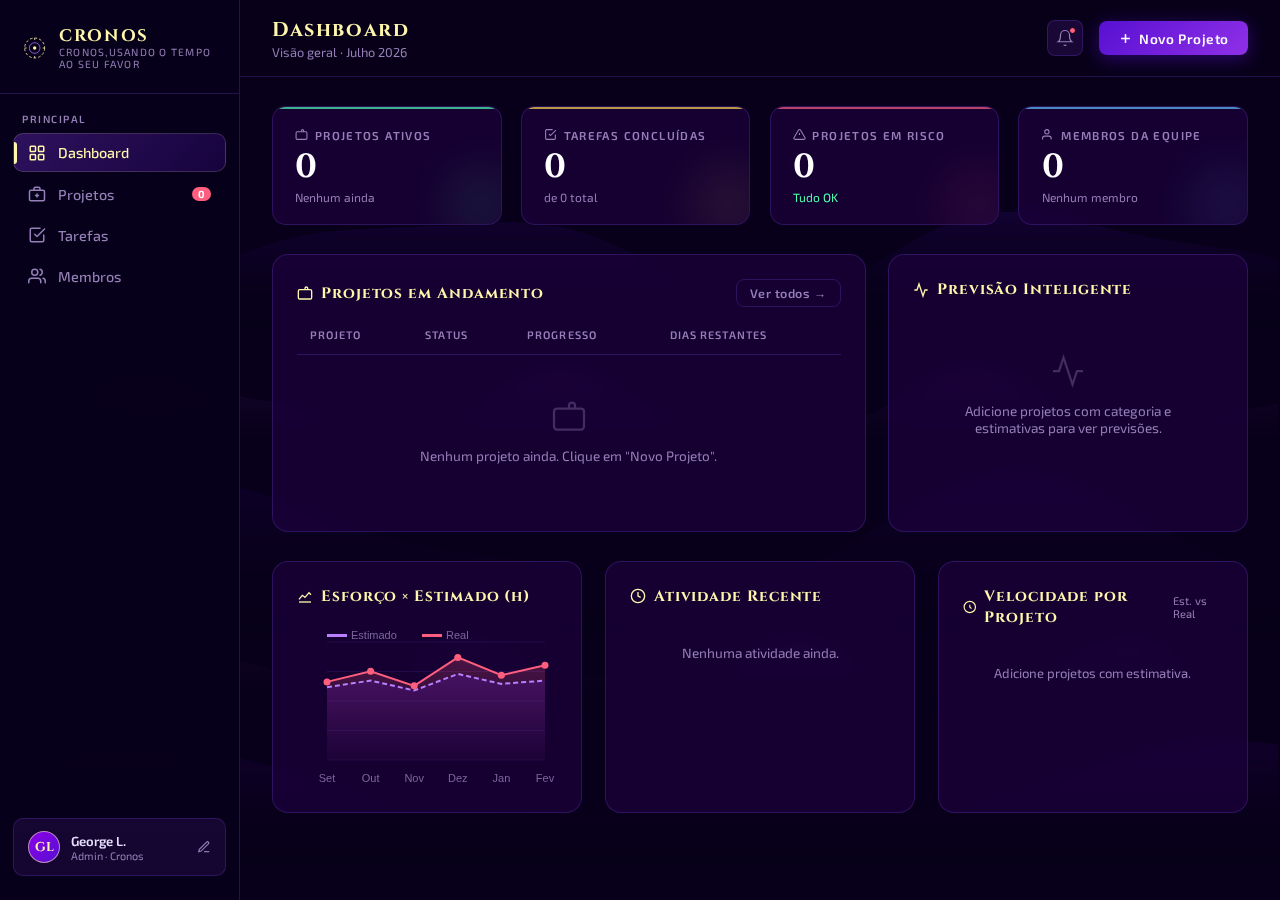
<file: menu_inicial/index.html>
<!DOCTYPE html>
<html lang="pt-BR">
<head>
  <meta charset="UTF-8"/>
  <meta name="viewport" content="width=device-width, initial-scale=1.0"/>
  <title>Cronos — Dashboard</title>
  <link rel="preconnect" href="https://fonts.googleapis.com">
  <link href="https://fonts.googleapis.com/css2?family=Cinzel:wght@400;700;900&family=Exo+2:ital,wght@0,300;0,400;0,500;0,600;0,700;1,400&display=swap" rel="stylesheet">
  <link rel="stylesheet" href="./style.css">
</head>
<body>
<canvas id="bg-canvas"></canvas>
<div class="toast-container" id="toastContainer"></div>
<div class="app">
  <aside class="sidebar" id="sidebar">
    <div class="sidebar-logo">
      <svg class="logo-ring" viewBox="0 0 38 38" fill="none">
        <circle cx="19" cy="19" r="15" stroke="#fff7ab" stroke-width="1.2" stroke-dasharray="4 3"/>
        <circle cx="19" cy="19" r="8" stroke="#a86dff" stroke-width="1.2"/>
        <circle cx="19" cy="19" r="2.5" fill="#fff7ab"/>
        <line x1="19" y1="4" x2="19" y2="7" stroke="#fff7ab" stroke-width="1.2"/>
        <line x1="19" y1="31" x2="19" y2="34" stroke="#fff7ab" stroke-width="1.2"/>
        <line x1="4" y1="19" x2="7" y2="19" stroke="#fff7ab" stroke-width="1.2"/>
        <line x1="31" y1="19" x2="34" y2="19" stroke="#fff7ab" stroke-width="1.2"/>
      </svg>
      <div class="logo-name">CRONOS<small>CRONOS,USANDO O TEMPO AO SEU FAVOR</small></div>
    </div>
    <div class="nav-section">
      <div class="nav-label">Principal</div>
      <a class="nav-item active" data-view="dashboard">
        <svg viewBox="0 0 24 24" fill="none" stroke="currentColor" stroke-width="2" stroke-linecap="round"><rect x="3" y="3" width="7" height="7" rx="1"/><rect x="14" y="3" width="7" height="7" rx="1"/><rect x="3" y="14" width="7" height="7" rx="1"/><rect x="14" y="14" width="7" height="7" rx="1"/></svg>
        Dashboard
      </a>
      <a class="nav-item" data-view="projetos">
        <svg viewBox="0 0 24 24" fill="none" stroke="currentColor" stroke-width="2" stroke-linecap="round"><rect x="2" y="7" width="20" height="14" rx="2"/><path d="M16 7V5a2 2 0 00-2-2h-4a2 2 0 00-2 2v2"/><line x1="12" y1="12" x2="12" y2="16"/><line x1="10" y1="14" x2="14" y2="14"/></svg>
        Projetos <span class="nav-badge" id="badgeProjetos">0</span>
      </a>
      <a class="nav-item" data-view="tarefas">
        <svg viewBox="0 0 24 24" fill="none" stroke="currentColor" stroke-width="2" stroke-linecap="round"><path d="M9 11l3 3L22 4"/><path d="M21 12v7a2 2 0 01-2 2H5a2 2 0 01-2-2V5a2 2 0 012-2h11"/></svg>
        Tarefas
      </a>
      <a class="nav-item" data-view="membros">
        <svg viewBox="0 0 24 24" fill="none" stroke="currentColor" stroke-width="2" stroke-linecap="round"><path d="M17 21v-2a4 4 0 00-4-4H5a4 4 0 00-4 4v2"/><circle cx="9" cy="7" r="4"/><path d="M23 21v-2a4 4 0 00-3-3.87"/><path d="M16 3.13a4 4 0 010 7.75"/></svg>
        Membros
      </a>
    </div>
    <div class="sidebar-bottom">
      <div class="user-chip">
        <div class="user-avatar" id="loggedAvatar">GL</div>
        <div class="user-info">
          <div class="user-name" id="loggedName">George L.</div>
          <div class="user-role">Admin · Cronos</div>
        </div>
        <svg width="14" height="14" viewBox="0 0 24 24" fill="none" stroke="#9580b8" stroke-width="2"><path d="M12 20h9"/><path d="M16.5 3.5a2.121 2.121 0 013 3L7 19l-4 1 1-4L16.5 3.5z"/></svg>
      </div>
    </div>
  </aside>
  <div class="main">
    <header class="topbar">
      <div class="topbar-left">
        <h1 id="topbarTitle">Dashboard</h1>
        <p>Visão geral · <span id="topbarDate"></span></p>
      </div>
      <div class="topbar-right">
        <div class="notif-btn"><svg viewBox="0 0 24 24"><path d="M18 8A6 6 0 006 8c0 7-3 9-3 9h18s-3-2-3-9"/><path d="M13.73 21a2 2 0 01-3.46 0"/></svg><div class="notif-dot"></div></div>
        <button class="btn btn-primary" id="btnNovoProj"><svg viewBox="0 0 24 24" fill="none" stroke="currentColor" stroke-width="2.5"><line x1="12" y1="5" x2="12" y2="19"/><line x1="5" y1="12" x2="19" y2="12"/></svg>Novo Projeto</button>
      </div>
    </header>
    <div class="content">
      <div class="view active" id="view-dashboard">
        <div class="kpi-grid" id="kpiGrid"></div>
        <div class="dash-grid">
          <div class="panel">
            <div class="panel-header">
              <div class="panel-title"><svg viewBox="0 0 24 24"><rect x="2" y="7" width="20" height="14" rx="2"/><path d="M16 7V5a2 2 0 00-4 0v2"/></svg>Projetos em Andamento</div>
              <button class="btn btn-ghost" style="padding:.35rem .8rem;font-size:.78rem" data-view="projetos">Ver todos →</button>
            </div>
            <table class="proj-table"><thead><tr><th>Projeto</th><th>Status</th><th>Progresso</th><th>Dias restantes</th></tr></thead><tbody id="projBody"></tbody></table>
          </div>
          <div class="panel">
            <div class="panel-header"><div class="panel-title"><svg viewBox="0 0 24 24"><polyline points="22 12 18 12 15 21 9 3 6 12 2 12"/></svg>Previsão Inteligente</div></div>
            <div class="forecast-list" id="forecastList"></div>
          </div>
        </div>
        <div class="bottom-grid">
          <div class="panel">
            <div class="panel-header"><div class="panel-title"><svg viewBox="0 0 24 24"><polyline points="3 17 8 11 12 14 18 7 21 10"/><line x1="3" y1="21" x2="21" y2="21"/></svg>Esforço × Estimado (h)</div></div>
            <div class="chart-wrap"><canvas id="effortChart" class="chart"></canvas></div>
          </div>
          <div class="panel">
            <div class="panel-header"><div class="panel-title"><svg viewBox="0 0 24 24"><circle cx="12" cy="12" r="10"/><polyline points="12 6 12 12 16 14"/></svg>Atividade Recente</div></div>
            <div class="hist-list" id="histList"></div>
          </div>
          <div class="panel">
            <div class="panel-header"><div class="panel-title"><svg viewBox="0 0 24 24"><circle cx="12" cy="12" r="10"/><path d="M12 8v4l3 3"/></svg>Velocidade por Projeto</div><span style="font-size:.7rem;color:var(--texto-dim)">Est. vs Real</span></div>
            <div class="velocity-list" id="velocityList"></div>
          </div>
        </div>
      </div>
      <div class="view" id="view-projetos">
        <div class="task-filters">
          <button class="btn btn-primary" id="btnNovoProjView"><svg viewBox="0 0 24 24" fill="none" stroke="currentColor" stroke-width="2.5" width="15" height="15"><line x1="12" y1="5" x2="12" y2="19"/><line x1="5" y1="12" x2="19" y2="12"/></svg>Novo Projeto</button>
          <select class="filter-select" id="filtroStatusProj"><option value="">Todos os status</option><option value="ok">No Prazo</option><option value="warn">Atenção</option><option value="risk">Em Risco</option><option value="idle">Iniciando</option></select>
        </div>
        <div class="proj-full-grid" id="projFullGrid"></div>
      </div>
      <div class="view" id="view-tarefas">
        <div class="task-filters">
          <button class="btn btn-primary" id="btnNovaTarefa"><svg viewBox="0 0 24 24" fill="none" stroke="currentColor" stroke-width="2.5" width="15" height="15"><line x1="12" y1="5" x2="12" y2="19"/><line x1="5" y1="12" x2="19" y2="12"/></svg>Nova Tarefa</button>
          <select class="filter-select" id="filtroProjetoTarefa"><option value="">Todos os projetos</option></select>
          <select class="filter-select" id="filtroPrioTarefa"><option value="">Todas as prioridades</option><option value="critica">Crítica</option><option value="alta">Alta</option><option value="media">Média</option><option value="baixa">Baixa</option></select>
        </div>
        <div class="task-board">
          <div class="task-col"><div class="task-col-header"><span class="task-col-title" style="color:var(--azul)">▸ A Fazer</span><span class="task-count" id="countTodo">0</span></div><div class="task-items" id="colTodo"></div></div>
          <div class="task-col"><div class="task-col-header"><span class="task-col-title" style="color:var(--amarelo)">⟳ Em Andamento</span><span class="task-count" id="countDoing">0</span></div><div class="task-items" id="colDoing"></div></div>
          <div class="task-col"><div class="task-col-header"><span class="task-col-title" style="color:var(--verde)">✓ Concluído</span><span class="task-count" id="countDone">0</span></div><div class="task-items" id="colDone"></div></div>
        </div>
      </div>
      <div class="view" id="view-membros">
        <div class="task-filters">
          <button class="btn btn-primary" id="btnNovoMembro"><svg viewBox="0 0 24 24" fill="none" stroke="currentColor" stroke-width="2.5" width="15" height="15"><path d="M16 21v-2a4 4 0 00-4-4H6a4 4 0 00-4 4v2"/><circle cx="9" cy="7" r="4"/><line x1="19" y1="8" x2="19" y2="14"/><line x1="22" y1="11" x2="16" y2="11"/></svg>Adicionar Membro</button>
        </div>
        <div class="members-grid" id="membersGrid"></div>
      </div>
    </div>
  </div>
</div>

<!-- MODAIS -->
<div class="modal-overlay" id="modalProj">
  <div class="modal">
    <div class="modal-header"><div class="modal-title" id="modalProjTitle">✦ Novo Projeto</div><div class="modal-close" data-close="modalProj">✕</div></div>
    <input type="hidden" id="editProjId"/>
    <div class="form-group"><label>Nome do Projeto</label><input type="text" id="projNome" placeholder="Ex: Sistema de Pagamentos v2"/></div>
    <div class="form-group"><label>Descrição</label><textarea id="projDesc" placeholder="Breve descrição..."></textarea></div>
    <div class="form-row">
      <div class="form-group"><label>Categoria</label><select id="projCat"><option value="">Selecionar...</option><option value="web">Web</option><option value="mobile">Mobile</option><option value="dados">Dados & Analytics</option><option value="infra">Infraestrutura</option><option value="design">Design</option></select></div>
      <div class="form-group"><label>Status</label><select id="projStatus"><option value="idle">Iniciando</option><option value="ok">No Prazo</option><option value="warn">Atenção</option><option value="risk">Em Risco</option></select></div>
    </div>
    <div class="form-row">
      <div class="form-group"><label>Prazo Estimado (dias)</label><input type="number" id="projPrazo" placeholder="60" min="1"/></div>
      <div class="form-group"><label>Esforço Estimado (h)</label><input type="number" id="projEsforco" placeholder="120" min="1"/></div>
    </div>
    <div class="form-row">
      <div class="form-group"><label>Progresso (%)</label><input type="number" id="projProg" placeholder="0" min="0" max="100"/></div>
      <div class="form-group"><label>Dias Restantes</label><input type="number" id="projDias" placeholder="30" min="0"/></div>
    </div>
    <div class="previsao-box" id="previsaoBox">
      <h4>⚡ Previsão com Base no Histórico</h4>
      <div class="prev-row"><span>Prazo revisado:</span><span id="prevPrazo">—</span></div>
      <div class="prev-row"><span>Esforço real esperado:</span><span id="prevEsf">—</span></div>
      <div class="prev-row"><span>Risco de atraso:</span><span id="prevRisco">—</span></div>
      <div class="prev-row"><span>Confiança:</span><span id="prevConf">—</span></div>
    </div>
    <div class="modal-actions"><button class="btn btn-ghost" data-close="modalProj">Cancelar</button><button class="btn btn-primary" id="btnSalvarProj">Criar Projeto</button></div>
  </div>
</div>

<div class="modal-overlay" id="modalTarefa">
  <div class="modal">
    <div class="modal-header"><div class="modal-title" id="modalTarefaTitle">✦ Nova Tarefa</div><div class="modal-close" data-close="modalTarefa">✕</div></div>
    <input type="hidden" id="editTarefaId"/>
    <div class="form-group"><label>Título da Tarefa</label><input type="text" id="tarefaTitulo" placeholder="Ex: Implementar autenticação JWT"/></div>
    <div class="form-row">
      <div class="form-group"><label>Projeto</label><select id="tarefaProjeto"><option value="">Selecionar...</option></select></div>
      <div class="form-group"><label>Responsável</label><select id="tarefaResponsavel"><option value="">Nenhum</option></select></div>
    </div>
    <div class="form-row">
      <div class="form-group"><label>Prioridade</label><select id="tarefaPrio"><option value="media">Média</option><option value="alta">Alta</option><option value="critica">Crítica</option><option value="baixa">Baixa</option></select></div>
      <div class="form-group"><label>Status</label><select id="tarefaStatus"><option value="todo">A Fazer</option><option value="doing">Em Andamento</option><option value="done">Concluído</option></select></div>
    </div>
    <div class="form-group"><label>Estimativa de Horas</label><input type="number" id="tarefaHoras" placeholder="8" min="0.5" step="0.5"/></div>
    <div class="modal-actions"><button class="btn btn-ghost" data-close="modalTarefa">Cancelar</button><button class="btn btn-primary" id="btnSalvarTarefa">Criar Tarefa</button></div>
  </div>
</div>

<div class="modal-overlay" id="modalMembro">
  <div class="modal">
    <div class="modal-header"><div class="modal-title" id="modalMembroTitle">✦ Adicionar Membro</div><div class="modal-close" data-close="modalMembro">✕</div></div>
    <input type="hidden" id="editMembroId"/>
    <div class="form-row">
      <div class="form-group"><label>Nome</label><input type="text" id="membroNome" placeholder="João"/></div>
      <div class="form-group"><label>Sobrenome</label><input type="text" id="membroSob" placeholder="Silva"/></div>
    </div>
    <div class="form-group"><label>E-mail</label><input type="email" id="membroEmail" placeholder="joao@email.com"/></div>
    <div class="form-row">
      <div class="form-group"><label>Cargo / Função</label><select id="membroRole"><option>Dev Frontend</option><option>Dev Backend</option><option>Dev Fullstack</option><option>Designer UX/UI</option><option>Data Engineer</option><option>DevOps</option><option>Product Manager</option><option>QA Engineer</option><option>Tech Lead</option><option>Outro</option></select></div>
      <div class="form-group"><label>Cor do avatar</label><select id="membroColor"><option value="linear-gradient(135deg,#8b00e8,#5710d1)">Roxo</option><option value="linear-gradient(135deg,#0070e8,#00b4d8)">Azul</option><option value="linear-gradient(135deg,#00a855,#4fffb0)">Verde</option><option value="linear-gradient(135deg,#c47a00,#ffd84f)">Dourado</option><option value="linear-gradient(135deg,#a00030,#ff5e7e)">Vermelho</option><option value="linear-gradient(135deg,#006080,#5ec4ff)">Ciano</option></select></div>
    </div>
    <div class="modal-actions"><button class="btn btn-ghost" data-close="modalMembro">Cancelar</button><button class="btn btn-primary" id="btnSalvarMembro">Adicionar</button></div>
  </div>
</div>

<div class="modal-overlay" id="modalDetalheProj">
  <div class="modal modal-lg">
    <div class="modal-header"><div class="modal-title" id="detProjNome">Projeto</div><div class="modal-close" data-close="modalDetalheProj">✕</div></div>
    <div class="detail-section"><div class="detail-title">Informações</div><div id="detProjInfo" style="font-size:.85rem;color:var(--texto-dim);line-height:1.8"></div></div>
    <div class="detail-section">
      <div class="detail-title">Membros do Projeto</div>
      <div class="detail-members-list" id="detProjMembros"></div>
      <div style="margin-top:.7rem;display:flex;gap:.5rem;align-items:center;flex-wrap:wrap">
        <select id="addMembroProj" style="background:rgba(20,0,55,.7);border:1px solid var(--borda);border-radius:8px;padding:.4rem .7rem;color:var(--texto);font-family:'Exo 2',sans-serif;font-size:.82rem;outline:none"><option value="">+ Adicionar membro...</option></select>
        <button class="btn btn-primary btn-sm" id="btnAddMembroProj">Adicionar</button>
      </div>
    </div>
    <div class="detail-section"><div class="detail-title">Tarefas do Projeto</div><div id="detProjTarefas" style="font-size:.83rem"></div></div>
    <div class="modal-actions" style="justify-content:space-between">
      <button class="btn btn-danger btn-sm" id="btnDelProj">Excluir Projeto</button>
      <div style="display:flex;gap:.5rem"><button class="btn btn-ghost" data-close="modalDetalheProj">Fechar</button><button class="btn btn-primary" id="btnEditarProj">Editar</button></div>
    </div>
  </div>
</div>

<div class="modal-overlay" id="modalDetalheTarefa">
  <div class="modal">
    <div class="modal-header"><div class="modal-title" id="detTarefaTitulo">Tarefa</div><div class="modal-close" data-close="modalDetalheTarefa">✕</div></div>
    <div id="detTarefaInfo" style="font-size:.85rem;color:var(--texto-dim);line-height:1.9;margin-bottom:1.2rem"></div>
    <div class="form-group"><label>Mover para</label><select id="moverTarefaStatus"><option value="todo">A Fazer</option><option value="doing">Em Andamento</option><option value="done">Concluído</option></select></div>
    <div class="modal-actions" style="justify-content:space-between">
      <button class="btn btn-danger btn-sm" id="btnDelTarefa">Excluir</button>
      <div style="display:flex;gap:.5rem"><button class="btn btn-ghost" data-close="modalDetalheTarefa">Fechar</button><button class="btn btn-primary" id="btnMoverTarefa">Mover / Salvar</button></div>
    </div>
  </div>
</div>

<div class="modal-overlay" id="modalConfirm">
  <div class="modal" style="max-width:380px">
    <div class="modal-header"><div class="modal-title" id="confirmTitle">Confirmar</div><div class="modal-close" data-close="modalConfirm">✕</div></div>
    <div class="confirm-msg" id="confirmMsg"></div>
    <div class="modal-actions"><button class="btn btn-ghost" data-close="modalConfirm">Cancelar</button><button class="btn btn-danger" id="btnConfirmOk">Confirmar</button></div>
  </div>
</div>
<script src="./script.js"></script>
</body>
</html>
</file>
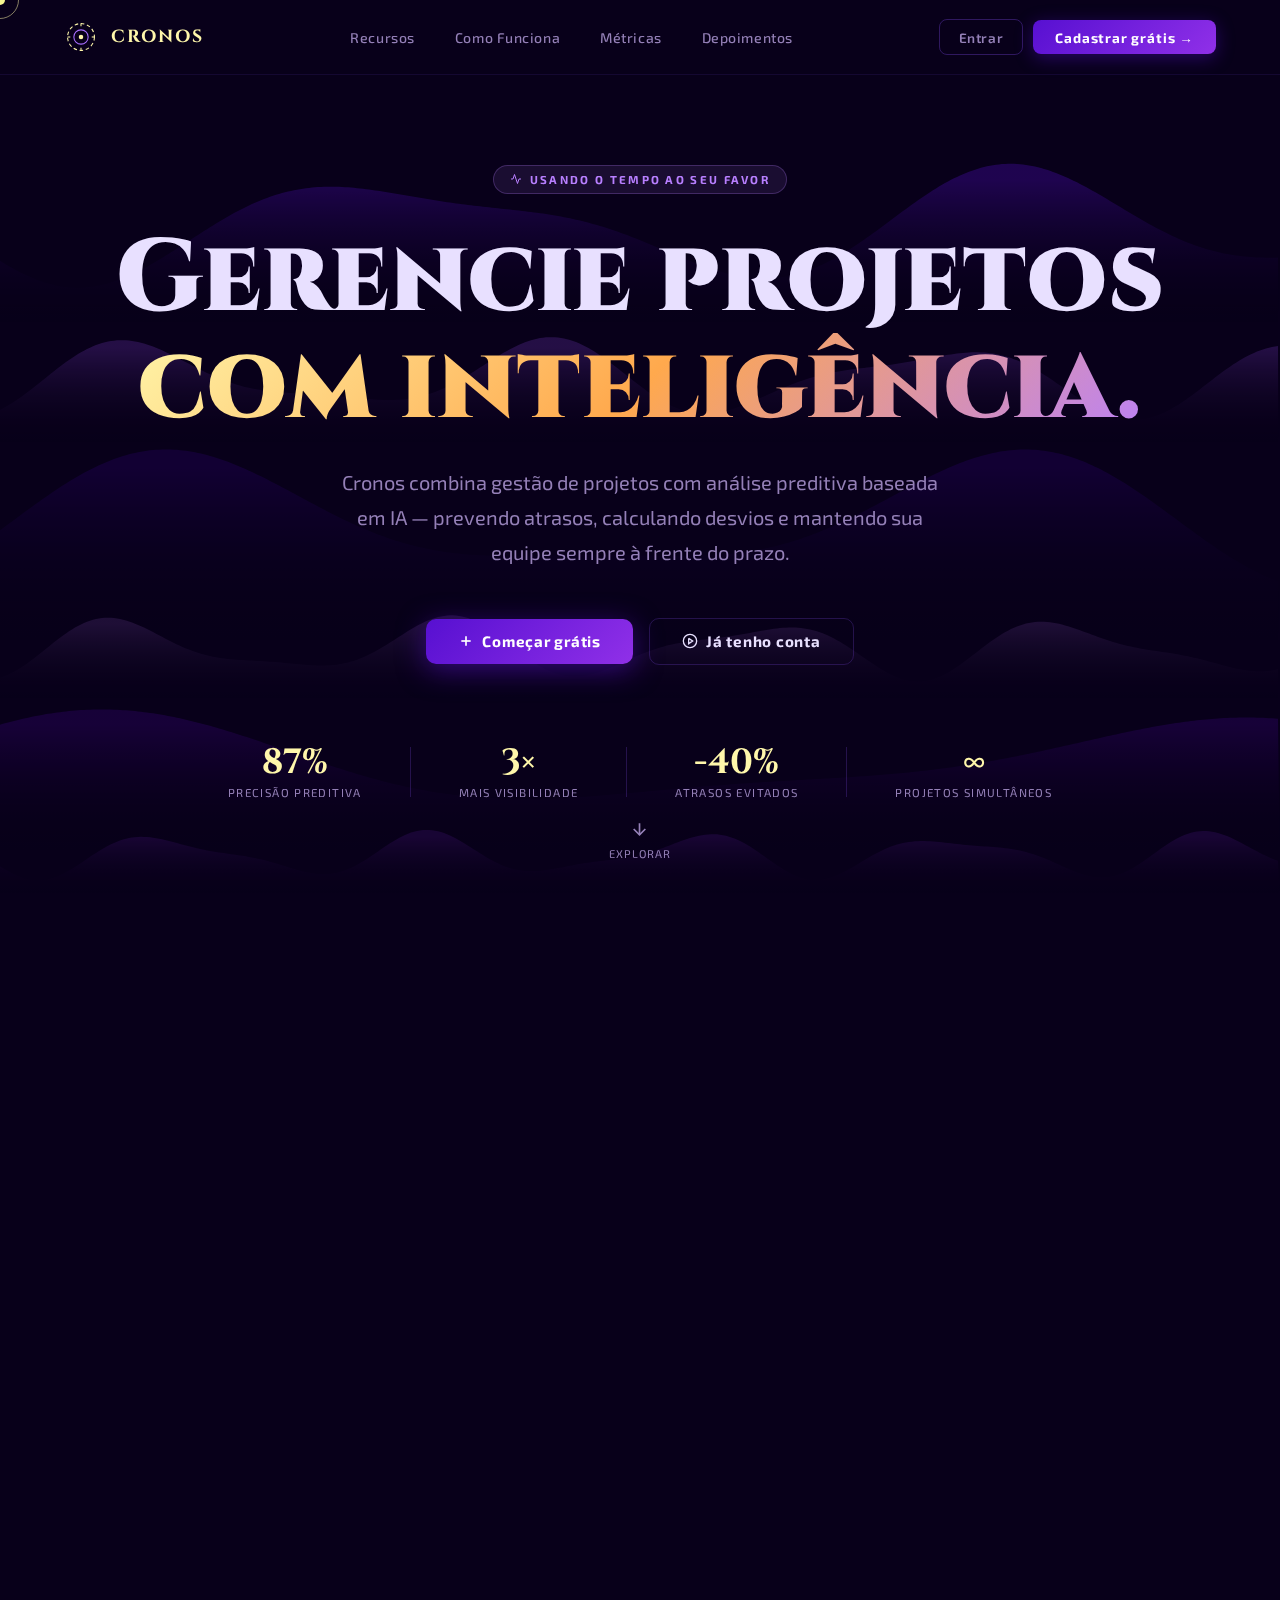
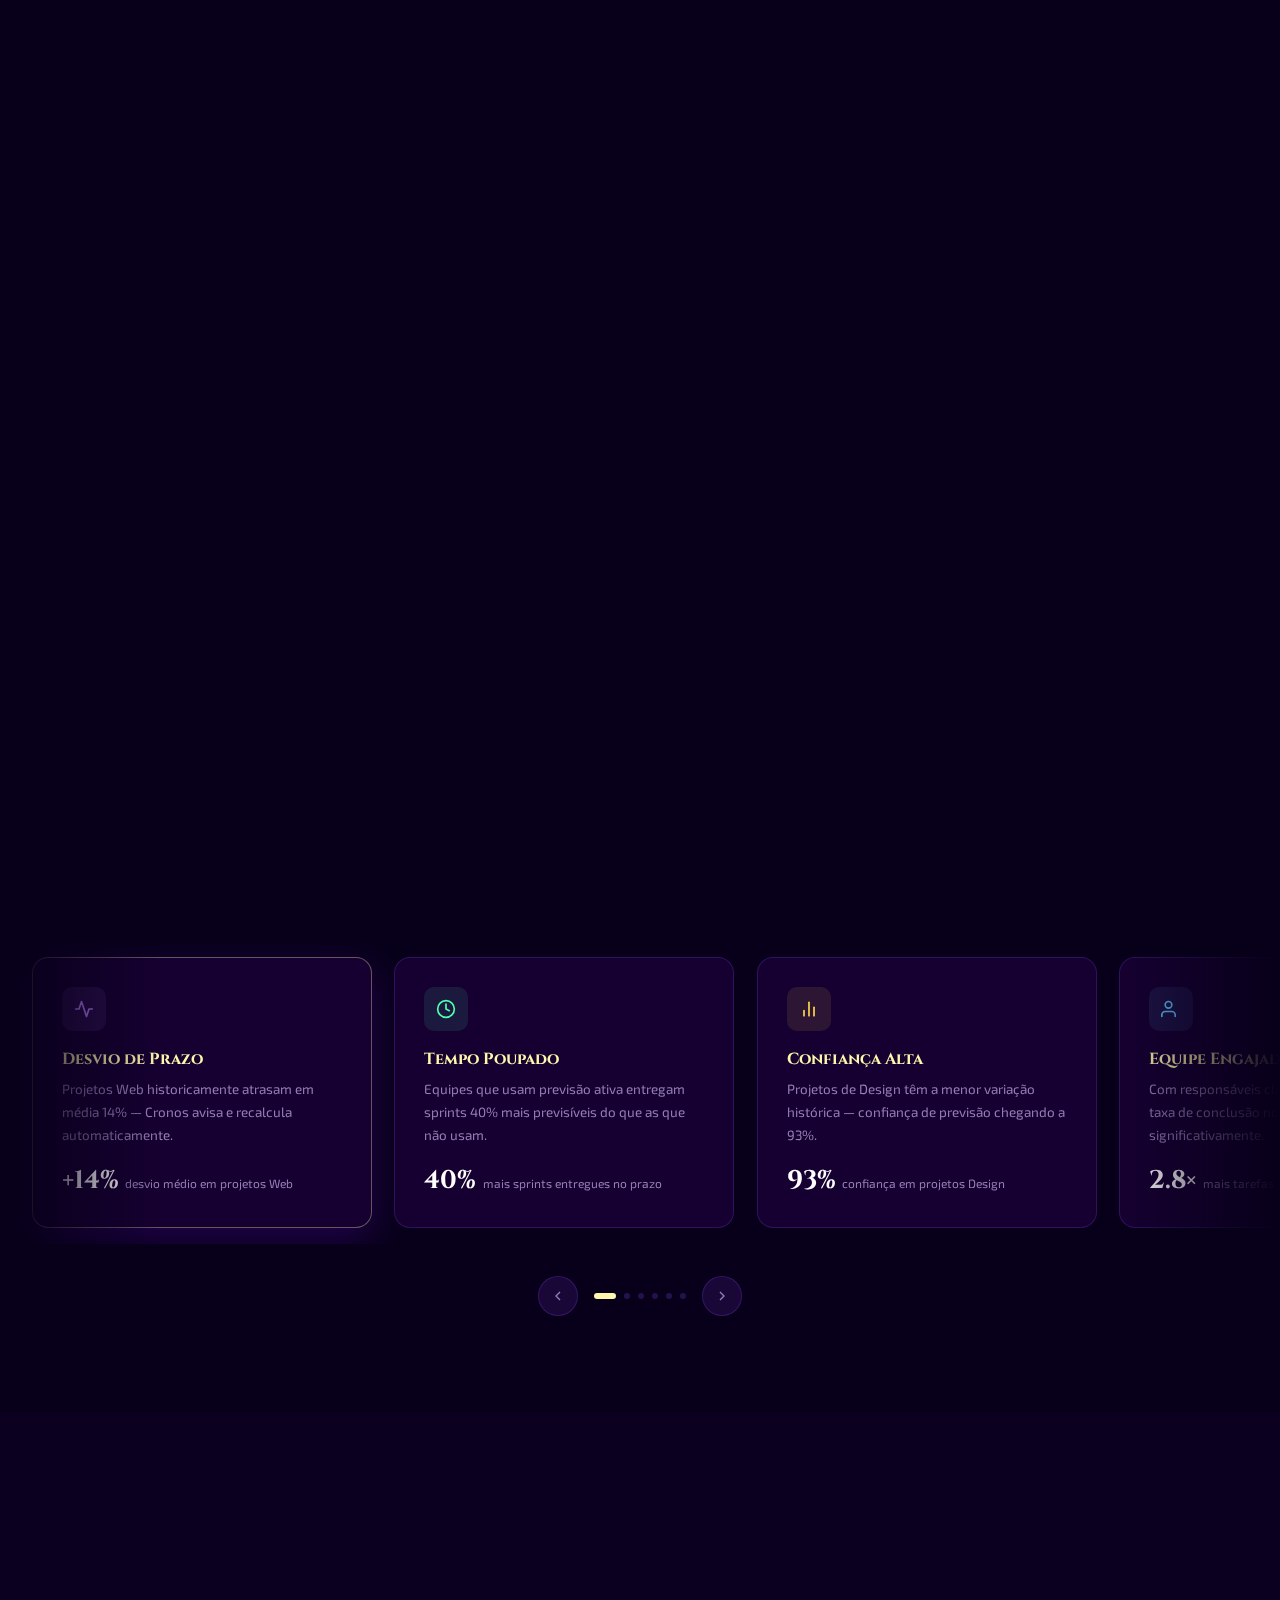
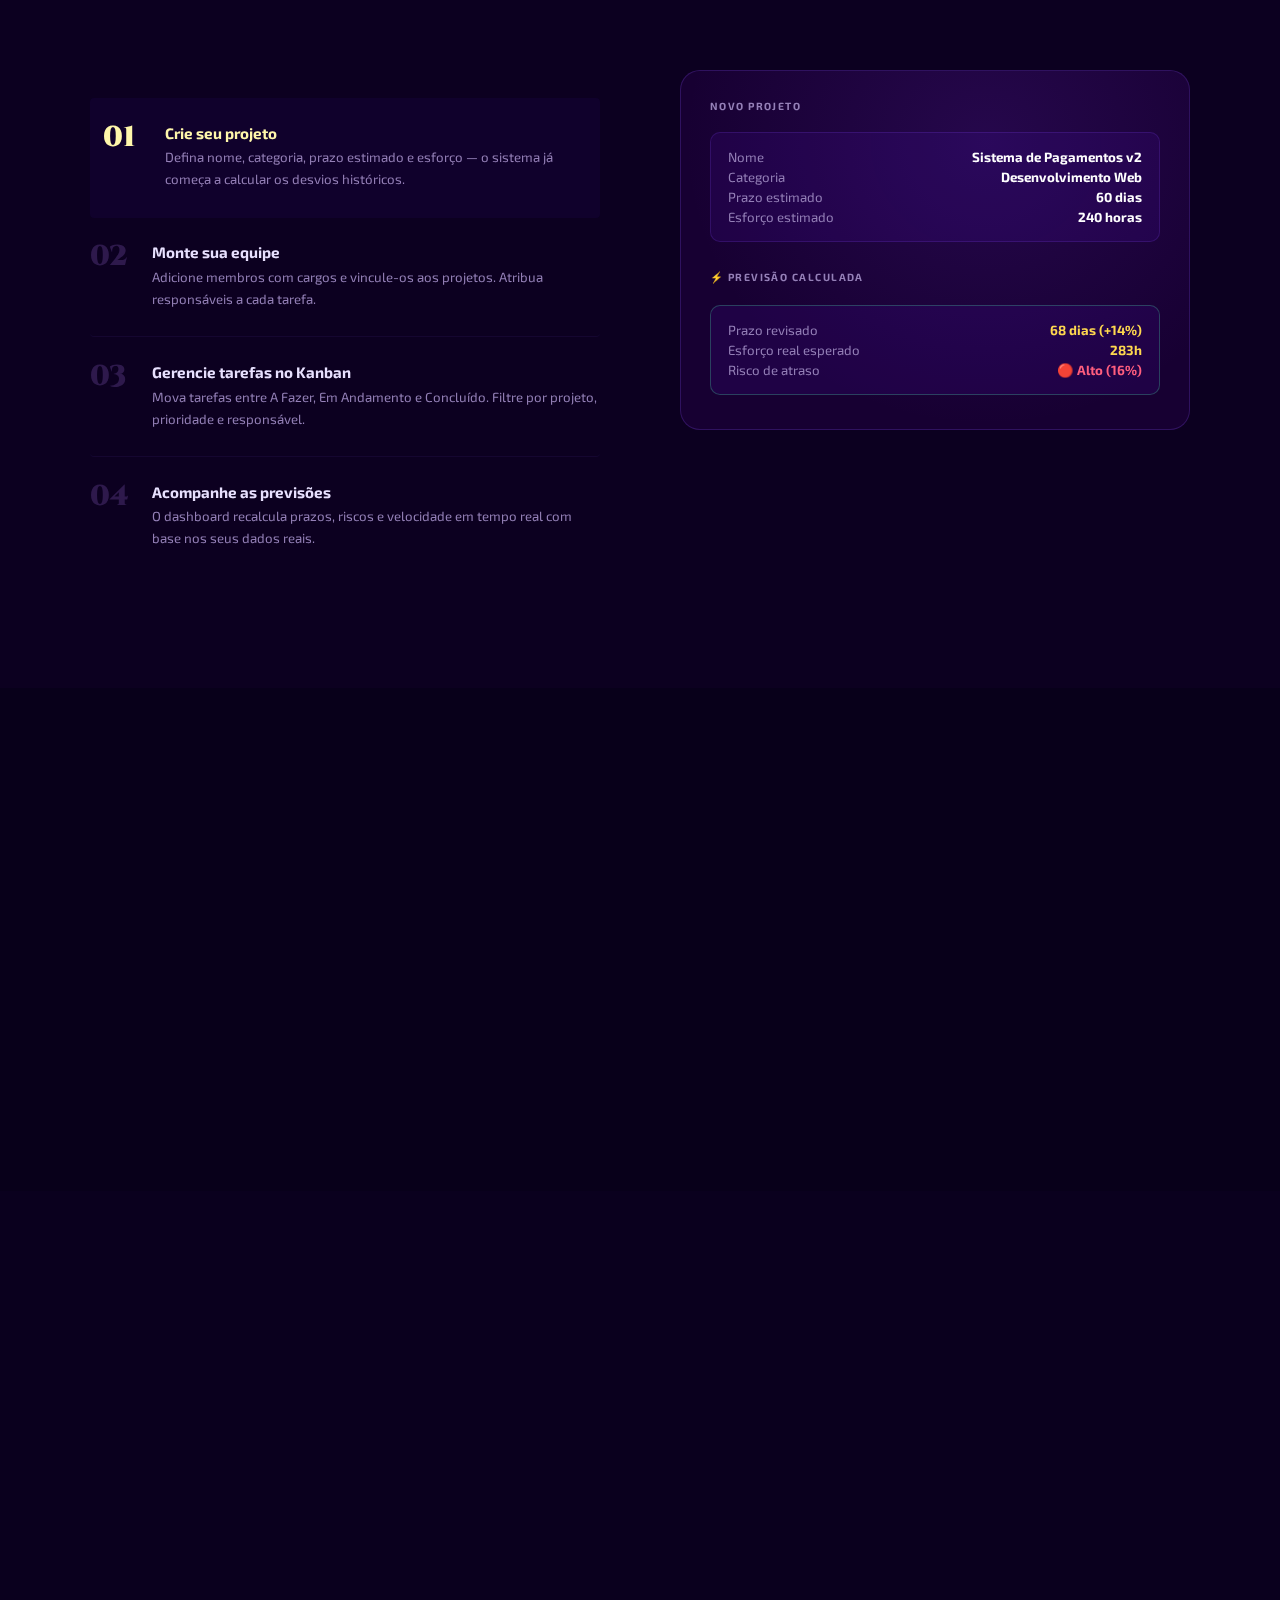
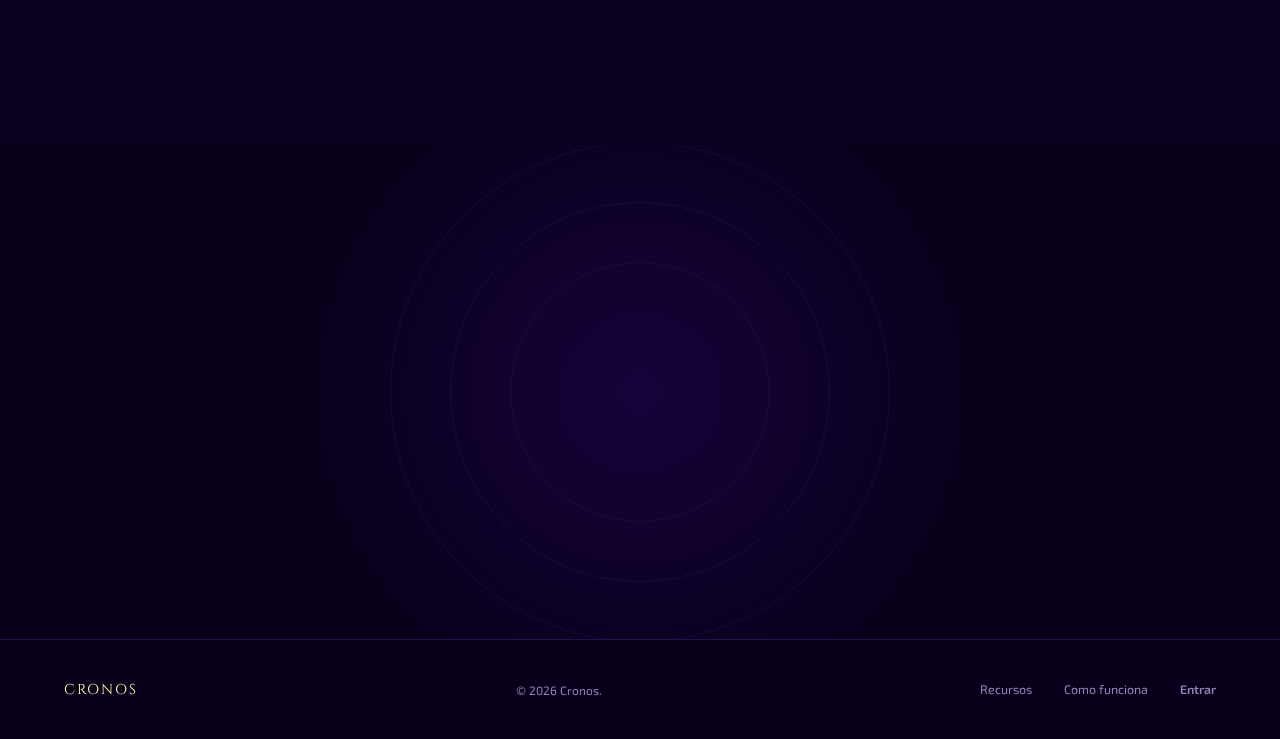
<file: landing-page/landing_page.html>
<!DOCTYPE html>
<html lang="pt-BR">
<head>
  <meta charset="UTF-8"/>
  <meta name="viewport" content="width=device-width, initial-scale=1.0"/>
  <title>Cronos</title>
  <link rel="preconnect" href="https://fonts.googleapis.com">
  <link href="https://fonts.googleapis.com/css2?family=Cinzel:wght@400;700;900&family=Exo+2:ital,wght@0,300;0,400;0,500;0,600;0,700;1,400&display=swap" rel="stylesheet">
  <link rel="stylesheet" href="./style.css">
</head>
<body>

<div class="cursor" id="cursor"></div>
<div class="cursor-ring" id="cursorRing"></div>
<canvas id="bg-canvas"></canvas>

<!-- ══════════ AUTH MODAL ══════════ -->
<div class="auth-overlay" id="authOverlay">
  <div class="auth-modal" id="authModal" role="dialog" aria-modal="true">

    <button class="auth-close" id="authClose" aria-label="Fechar">
      <svg viewBox="0 0 14 14"><line x1="1" y1="1" x2="13" y2="13"/><line x1="13" y1="1" x2="1" y2="13"/></svg>
    </button>

    <div class="auth-logo">
      <svg class="auth-logo-ring" viewBox="0 0 38 38" fill="none">
        <circle cx="19" cy="19" r="15" stroke="#fff7ab" stroke-width="1.2" stroke-dasharray="4 3"/>
        <circle cx="19" cy="19" r="8" stroke="#a86dff" stroke-width="1.2"/>
        <circle cx="19" cy="19" r="2.5" fill="#fff7ab"/>
        <line x1="19" y1="4" x2="19" y2="7" stroke="#fff7ab" stroke-width="1.2"/>
        <line x1="19" y1="31" x2="19" y2="34" stroke="#fff7ab" stroke-width="1.2"/>
        <line x1="4" y1="19" x2="7" y2="19" stroke="#fff7ab" stroke-width="1.2"/>
        <line x1="31" y1="19" x2="34" y2="19" stroke="#fff7ab" stroke-width="1.2"/>
      </svg>
      <span class="auth-logo-name">CRONOS</span>
    </div>

    <div class="auth-tabs" id="authTabs">
      <button class="auth-tab active" data-tab="login">Entrar</button>
      <button class="auth-tab" data-tab="register">Cadastrar</button>
    </div>

    <!-- ── PANEL: LOGIN ── -->
    <div class="auth-panel active" id="panelLogin">
      <div class="auth-title">Bem-vindo de volta</div>
      <div class="auth-sub">Acesse seu painel e continue de onde parou.</div>

      <div class="auth-field">
        <label class="auth-label">E-mail</label>
        <div class="auth-input-wrap">
          <svg class="auth-input-icon" viewBox="0 0 24 24"><path d="M4 4h16c1.1 0 2 .9 2 2v12c0 1.1-.9 2-2 2H4c-1.1 0-2-.9-2-2V6c0-1.1.9-2 2-2z"/><polyline points="22,6 12,13 2,6"/></svg>
          <input class="auth-input" type="email" placeholder="seu@email.com" autocomplete="email"/>
        </div>
      </div>

      <div class="auth-field">
        <label class="auth-label">Senha</label>
        <div class="auth-input-wrap">
          <svg class="auth-input-icon" viewBox="0 0 24 24"><rect x="3" y="11" width="18" height="11" rx="2"/><path d="M7 11V7a5 5 0 0110 0v4"/></svg>
          <input class="auth-input" type="password" id="loginPw" placeholder="••••••••" autocomplete="current-password"/>
          <button class="auth-eye" type="button" onclick="togglePw('loginPw',this)" aria-label="Mostrar senha">
            <svg viewBox="0 0 24 24"><path d="M1 12s4-8 11-8 11 8 11 8-4 8-11 8-11-8-11-8z"/><circle cx="12" cy="12" r="3"/></svg>
          </button>
        </div>
        <button class="auth-forgot" type="button" onclick="showPanel('reset')">Esqueceu a senha?</button>
      </div>

      <button class="auth-submit" type="button">Entrar no Cronos</button>

      <div class="auth-divider"><span>ou</span></div>
      <div class="auth-switch">
        Não tem conta?
        <button class="auth-switch-link" onclick="switchTab('register')">Cadastre-se grátis</button>
      </div>
    </div>

    <!-- ── PANEL: REGISTER ── -->
    <div class="auth-panel" id="panelRegister">
      <div class="auth-title">Criar conta</div>
      <div class="auth-sub">Comece a usar Cronos gratuitamente. Sem cartão.</div>

      <div class="auth-field">
        <label class="auth-label">Nome completo</label>
        <div class="auth-input-wrap">
          <svg class="auth-input-icon" viewBox="0 0 24 24"><path d="M20 21v-2a4 4 0 00-4-4H8a4 4 0 00-4 4v2"/><circle cx="12" cy="7" r="4"/></svg>
          <input class="auth-input" type="text" placeholder="Seu nome" autocomplete="name"/>
        </div>
      </div>

      <div class="auth-field">
        <label class="auth-label">E-mail</label>
        <div class="auth-input-wrap">
          <svg class="auth-input-icon" viewBox="0 0 24 24"><path d="M4 4h16c1.1 0 2 .9 2 2v12c0 1.1-.9 2-2 2H4c-1.1 0-2-.9-2-2V6c0-1.1.9-2 2-2z"/><polyline points="22,6 12,13 2,6"/></svg>
          <input class="auth-input" type="email" placeholder="seu@email.com" autocomplete="email"/>
        </div>
      </div>

      <div class="auth-field">
        <label class="auth-label">Senha</label>
        <div class="auth-input-wrap">
          <svg class="auth-input-icon" viewBox="0 0 24 24"><rect x="3" y="11" width="18" height="11" rx="2"/><path d="M7 11V7a5 5 0 0110 0v4"/></svg>
          <input class="auth-input" type="password" id="regPw" placeholder="Mínimo 8 caracteres" autocomplete="new-password" oninput="checkStrength(this)"/>
          <button class="auth-eye" type="button" onclick="togglePw('regPw',this)" aria-label="Mostrar senha">
            <svg viewBox="0 0 24 24"><path d="M1 12s4-8 11-8 11 8 11 8-4 8-11 8-11-8-11-8z"/><circle cx="12" cy="12" r="3"/></svg>
          </button>
        </div>
        <div class="auth-strength" id="strengthBars">
          <div class="auth-strength-bar" id="sb1"></div>
          <div class="auth-strength-bar" id="sb2"></div>
          <div class="auth-strength-bar" id="sb3"></div>
          <div class="auth-strength-bar" id="sb4"></div>
        </div>
      </div>

      <div class="auth-field">
        <div class="auth-check-row">
          <input type="checkbox" class="auth-check" id="terms"/>
          <label class="auth-check-label" for="terms">Concordo com os <a href="#">Termos de Uso</a> e <a href="#">Política de Privacidade</a></label>
        </div>
      </div>

      <button class="auth-submit" type="button">Criar Conta Grátis</button>

      <div class="auth-divider"><span>ou</span></div>
      <div class="auth-switch">
        Já tem conta?
        <button class="auth-switch-link" onclick="switchTab('login')">Entrar agora</button>
      </div>
    </div>

    <!-- ── PANEL: RESET ── -->
    <div class="auth-panel" id="panelReset">
      <div id="resetForm">
        <div class="auth-title">Redefinir senha</div>
        <div class="auth-sub">Informe seu e-mail e enviaremos um link de redefinição em instantes.</div>

        <div class="auth-field">
          <label class="auth-label">E-mail cadastrado</label>
          <div class="auth-input-wrap">
            <svg class="auth-input-icon" viewBox="0 0 24 24"><path d="M4 4h16c1.1 0 2 .9 2 2v12c0 1.1-.9 2-2 2H4c-1.1 0-2-.9-2-2V6c0-1.1.9-2 2-2z"/><polyline points="22,6 12,13 2,6"/></svg>
            <input class="auth-input" type="email" placeholder="seu@email.com" autocomplete="email"/>
          </div>
        </div>

        <button class="auth-submit" type="button" onclick="sendReset()">Enviar link de redefinição</button>

        <div class="auth-divider"><span>ou</span></div>
        <div class="auth-switch">
          <button class="auth-switch-link" onclick="showPanel('login')">← Voltar ao login</button>
        </div>
      </div>

      <div class="auth-success" id="resetSuccess">
        <div class="auth-success-icon">
          <svg viewBox="0 0 24 24"><polyline points="20 6 9 17 4 12"/></svg>
        </div>
        <div class="auth-success-title">Link enviado!</div>
        <div class="auth-success-text">Verifique sua caixa de entrada. O link expira em 30 minutos.</div>
        <button class="auth-back-link" onclick="showPanel('login')">← Voltar ao login</button>
      </div>
    </div>

  </div>
</div>

<!-- ══════════ NAV ══════════ -->
<nav id="nav">
  <a class="nav-logo" href="#">
    <svg class="nav-ring" viewBox="0 0 38 38" fill="none">
      <circle cx="19" cy="19" r="15" stroke="#fff7ab" stroke-width="1.2" stroke-dasharray="4 3"/>
      <circle cx="19" cy="19" r="8" stroke="#a86dff" stroke-width="1.2"/>
      <circle cx="19" cy="19" r="2.5" fill="#fff7ab"/>
      <line x1="19" y1="4" x2="19" y2="7" stroke="#fff7ab" stroke-width="1.2"/>
      <line x1="19" y1="31" x2="19" y2="34" stroke="#fff7ab" stroke-width="1.2"/>
      <line x1="4" y1="19" x2="7" y2="19" stroke="#fff7ab" stroke-width="1.2"/>
      <line x1="31" y1="19" x2="34" y2="19" stroke="#fff7ab" stroke-width="1.2"/>
    </svg>
    <span class="nav-brand">CRONOS</span>
  </a>
  <div class="nav-links">
    <a href="#features">Recursos</a>
    <a href="#como">Como Funciona</a>
    <a href="#metricas">Métricas</a>
    <a href="#depoimentos">Depoimentos</a>
  </div>
  <div class="nav-auth-group">
    <button class="nav-btn-login" onclick="openAuth('login')">Entrar</button>
    <button class="nav-cta" onclick="openAuth('register')">Cadastrar grátis →</button>
  </div>
</nav>

<!-- ══════════ HERO ══════════ -->
<section class="hero">
  <div class="hero-eyebrow">
    <svg viewBox="0 0 24 24" fill="none" stroke="currentColor" stroke-width="2"><polyline points="22 12 18 12 15 21 9 3 6 12 2 12"/></svg>
    USANDO O TEMPO AO SEU FAVOR
  </div>
  <h1 class="hero-title">
    Gerencie projetos<span>com inteligência.</span>
  </h1>
  <p class="hero-sub">Cronos combina gestão de projetos com análise preditiva baseada em IA — prevendo atrasos, calculando desvios e mantendo sua equipe sempre à frente do prazo.</p>
  <div class="hero-actions">
    <button class="btn-hero btn-hero-primary" onclick="openAuth('register')">
      <svg viewBox="0 0 24 24" fill="none" stroke="currentColor" stroke-width="2.5"><line x1="12" y1="5" x2="12" y2="19"/><line x1="5" y1="12" x2="19" y2="12"/></svg>
      Começar grátis
    </button>
    <button class="btn-hero btn-hero-ghost" onclick="openAuth('login')">
      <svg viewBox="0 0 24 24" fill="none" stroke="currentColor" stroke-width="2"><circle cx="12" cy="12" r="10"/><polyline points="10 8 16 12 10 16 10 8"/></svg>
      Já tenho conta
    </button>
  </div>
  <div class="hero-stats">
    <div class="hero-stat"><div class="hero-stat-val">87%</div><div class="hero-stat-label">Precisão preditiva</div></div>
    <div class="hero-divider"></div>
    <div class="hero-stat"><div class="hero-stat-val">3×</div><div class="hero-stat-label">Mais visibilidade</div></div>
    <div class="hero-divider"></div>
    <div class="hero-stat"><div class="hero-stat-val">-40%</div><div class="hero-stat-label">Atrasos evitados</div></div>
    <div class="hero-divider"></div>
    <div class="hero-stat"><div class="hero-stat-val">∞</div><div class="hero-stat-label">Projetos simultâneos</div></div>
  </div>
  <div class="hero-scroll">
    <svg viewBox="0 0 24 24" fill="none" stroke="currentColor" stroke-width="2"><line x1="12" y1="5" x2="12" y2="19"/><polyline points="19 12 12 19 5 12"/></svg>
    Explorar
  </div>
</section>

<!-- ══════════ FEATURES ══════════ -->
<section class="features" id="features">
  <div class="features-header reveal">
    <div class="section-label">✦ Funcionalidades</div>
    <h2 class="section-title">Tudo que você precisa,<br><em>em um só lugar</em></h2>
    <p class="section-sub">Do cadastro de projetos à previsão inteligente de prazos — Cronos centraliza a gestão da sua equipe com clareza e precisão.</p>
  </div>
  <div class="bento">
    <div class="bento-card bc-1 reveal" style="--card-accent:var(--neon)">
      <div class="bento-icon bi-purple"><svg viewBox="0 0 24 24"><polyline points="22 12 18 12 15 21 9 3 6 12 2 12"/></svg></div>
      <div class="bento-title">Previsão Inteligente</div>
      <div class="bento-desc">Algoritmos baseados em dados históricos calculam desvios reais de prazo e esforço por categoria de projeto — antes de virar problema.</div>
      <div class="bento-tag bt-ai">✦ IA Preditiva</div>
      <div class="bento-glow"></div>
    </div>
    <div class="bento-card bc-2 reveal reveal-delay-1" style="--card-accent:var(--verde)">
      <div style="display:flex;justify-content:space-between;align-items:flex-start">
        <div>
          <div class="bento-icon bi-green"><svg viewBox="0 0 24 24"><polyline points="3 17 8 11 12 14 18 7 21 10"/><line x1="3" y1="21" x2="21" y2="21"/></svg></div>
          <div class="bento-title">Velocidade da Equipe</div>
          <div class="bento-desc">Acompanhe o esforço estimado versus o real por projeto, sprint a sprint — e identifique gargalos antes que afetem a entrega.</div>
        </div>
      </div>
      <div class="mini-chart-mock" id="miniChart"></div>
      <div class="bento-glow" style="background:var(--verde)"></div>
    </div>
    <div class="bento-card bc-3 reveal" style="--card-accent:var(--dourado)">
      <div class="bento-icon bi-gold"><svg viewBox="0 0 24 24"><rect x="2" y="7" width="20" height="14" rx="2"/><path d="M16 7V5a2 2 0 00-2-2h-4a2 2 0 00-2 2v2"/></svg></div>
      <div class="bento-title">Gestão de Projetos</div>
      <div class="bento-desc">Crie, edite e acompanhe projetos com status, progresso e dias restantes em tempo real.</div>
      <div class="bento-glow" style="background:var(--dourado)"></div>
    </div>
    <div class="bento-card bc-4 reveal reveal-delay-1" style="--card-accent:var(--azul)">
      <div class="bento-icon bi-blue"><svg viewBox="0 0 24 24"><path d="M17 21v-2a4 4 0 00-4-4H5a4 4 0 00-4 4v2"/><circle cx="9" cy="7" r="4"/><path d="M23 21v-2a4 4 0 00-3-3.87"/><path d="M16 3.13a4 4 0 010 7.75"/></svg></div>
      <div class="bento-title">Equipe Dinâmica</div>
      <div class="bento-desc">Adicione membros, atribua cargos e vincule às projetos com um clique.</div>
      <div class="mini-members">
        <div class="mm-ava" style="background:linear-gradient(135deg,#8b00e8,#5710d1)">GL</div>
        <div class="mm-ava" style="background:linear-gradient(135deg,#0070e8,#00b4d8)">AK</div>
        <div class="mm-ava" style="background:linear-gradient(135deg,#00a855,#4fffb0)">LM</div>
        <div class="mm-ava" style="background:linear-gradient(135deg,#c47a00,#ffd84f)">RS</div>
        <div class="mm-ava" style="background:rgba(140,80,255,.2);color:var(--texto-dim);font-family:'Exo 2',sans-serif;font-size:.65rem">+5</div>
      </div>
      <div class="bento-glow" style="background:var(--azul)"></div>
    </div>
    <div class="bento-card bc-5 reveal reveal-delay-2" style="--card-accent:var(--vermelho)">
      <div class="bento-icon bi-red"><svg viewBox="0 0 24 24"><path d="M10.29 3.86L1.82 18a2 2 0 001.71 3h16.94a2 2 0 001.71-3L13.71 3.86a2 2 0 00-3.42 0z"/><line x1="12" y1="9" x2="12" y2="13"/></svg></div>
      <div class="bento-title">Alertas de Risco</div>
      <div class="bento-desc">Detecção automática de projetos em risco com indicadores visuais de urgência.</div>
      <div class="bento-tag bt-new">⚡ Tempo real</div>
      <div class="bento-glow" style="background:var(--vermelho)"></div>
    </div>
    <div class="bento-card bc-6 reveal" style="--card-accent:var(--amarelo)">
      <div class="bento-icon bi-gold"><svg viewBox="0 0 24 24"><path d="M9 11l3 3L22 4"/><path d="M21 12v7a2 2 0 01-2 2H5a2 2 0 01-2-2V5a2 2 0 012-2h11"/></svg></div>
      <div class="bento-title">Board Kanban</div>
      <div class="bento-desc">Organize tarefas em colunas A Fazer · Em Andamento · Concluído — com filtros por projeto e prioridade.</div>
      <div class="mini-kanban">
        <div class="mk-col"><div class="mk-title" style="color:var(--azul)">A Fazer</div><div class="mk-card">Autenticação JWT</div><div class="mk-card">Layout mobile</div></div>
        <div class="mk-col"><div class="mk-title" style="color:var(--amarelo)">Andamento</div><div class="mk-card">API Gateway</div><div class="mk-card">Dashboard UI</div></div>
        <div class="mk-col"><div class="mk-title" style="color:var(--verde)">Concluído</div><div class="mk-card">DB schema</div><div class="mk-card">CI/CD setup</div></div>
      </div>
      <div class="bento-glow" style="background:var(--amarelo)"></div>
    </div>
    <div class="bento-card bc-7 reveal reveal-delay-1" style="--card-accent:var(--neon)">
      <div class="bento-icon bi-purple"><svg viewBox="0 0 24 24"><rect x="3" y="4" width="18" height="18" rx="2"/><line x1="16" y1="2" x2="16" y2="6"/><line x1="8" y1="2" x2="8" y2="6"/><line x1="3" y1="10" x2="21" y2="10"/></svg></div>
      <div class="bento-title">Histórico de Atividade</div>
      <div class="bento-desc">Log em tempo real de todas as ações — criação de projetos, tarefas concluídas, alertas e alterações de equipe.</div>
      <div class="bento-glow"></div>
    </div>
  </div>
</section>

<!-- ══════════ CAROUSEL ══════════ -->
<section class="carousel-section" id="carousel">
  <div class="carousel-header reveal">
    <div class="section-label">✦ Inteligência Preditiva</div>
    <h2 class="section-title">Dados que <em>antecipam</em> o futuro</h2>
  </div>
  <div class="carousel-track-wrap">
    <div class="carousel-track" id="carouselTrack">
      <div class="carousel-slide active">
        <div class="cs-icon" style="background:rgba(184,127,255,.12)"><svg viewBox="0 0 24 24" fill="none" stroke="var(--neon)" stroke-width="2" stroke-linecap="round"><polyline points="22 12 18 12 15 21 9 3 6 12 2 12"/></svg></div>
        <div class="cs-title">Desvio de Prazo</div>
        <div class="cs-desc">Projetos Web historicamente atrasam em média 14% — Cronos avisa e recalcula automaticamente.</div>
        <div class="cs-metric"><div class="cs-num">+14%</div><div class="cs-unit">desvio médio em projetos Web</div></div>
      </div>
      <div class="carousel-slide">
        <div class="cs-icon" style="background:rgba(79,255,176,.1)"><svg viewBox="0 0 24 24" fill="none" stroke="var(--verde)" stroke-width="2" stroke-linecap="round"><circle cx="12" cy="12" r="10"/><polyline points="12 6 12 12 16 14"/></svg></div>
        <div class="cs-title">Tempo Poupado</div>
        <div class="cs-desc">Equipes que usam previsão ativa entregam sprints 40% mais previsíveis do que as que não usam.</div>
        <div class="cs-metric"><div class="cs-num">40%</div><div class="cs-unit">mais sprints entregues no prazo</div></div>
      </div>
      <div class="carousel-slide">
        <div class="cs-icon" style="background:rgba(255,216,79,.1)"><svg viewBox="0 0 24 24" fill="none" stroke="var(--amarelo)" stroke-width="2" stroke-linecap="round"><line x1="18" y1="20" x2="18" y2="10"/><line x1="12" y1="20" x2="12" y2="4"/><line x1="6" y1="20" x2="6" y2="14"/></svg></div>
        <div class="cs-title">Confiança Alta</div>
        <div class="cs-desc">Projetos de Design têm a menor variação histórica — confiança de previsão chegando a 93%.</div>
        <div class="cs-metric"><div class="cs-num">93%</div><div class="cs-unit">confiança em projetos Design</div></div>
      </div>
      <div class="carousel-slide">
        <div class="cs-icon" style="background:rgba(94,196,255,.1)"><svg viewBox="0 0 24 24" fill="none" stroke="var(--azul)" stroke-width="2" stroke-linecap="round"><path d="M17 21v-2a4 4 0 00-4-4H5a4 4 0 00-4 4v2"/><circle cx="9" cy="7" r="4"/></svg></div>
        <div class="cs-title">Equipe Engajada</div>
        <div class="cs-desc">Com responsáveis claros em cada tarefa, a taxa de conclusão no prazo sobe significativamente.</div>
        <div class="cs-metric"><div class="cs-num">2.8×</div><div class="cs-unit">mais tarefas concluídas no prazo</div></div>
      </div>
      <div class="carousel-slide">
        <div class="cs-icon" style="background:rgba(255,94,126,.1)"><svg viewBox="0 0 24 24" fill="none" stroke="var(--vermelho)" stroke-width="2" stroke-linecap="round"><path d="M10.29 3.86L1.82 18a2 2 0 001.71 3h16.94a2 2 0 001.71-3L13.71 3.86a2 2 0 00-3.42 0z"/></svg></div>
        <div class="cs-title">Riscos Detectados</div>
        <div class="cs-desc">Cronos classifica projetos em risco automaticamente — dando tempo de agir antes do atraso virar crise.</div>
        <div class="cs-metric"><div class="cs-num">-60%</div><div class="cs-unit">menos surpresas no encerramento</div></div>
      </div>
      <div class="carousel-slide">
        <div class="cs-icon" style="background:rgba(255,247,171,.08)"><svg viewBox="0 0 24 24" fill="none" stroke="var(--dourado)" stroke-width="2" stroke-linecap="round"><polyline points="3 17 8 11 12 14 18 7 21 10"/></svg></div>
        <div class="cs-title">Esforço Real vs Estimado</div>
        <div class="cs-desc">Compare o esforço planejado com o realizado mês a mês e calibre suas estimativas futuras.</div>
        <div class="cs-metric"><div class="cs-num">87%</div><div class="cs-unit">acurácia nas estimativas revisadas</div></div>
      </div>
    </div>
  </div>
  <div class="carousel-controls">
    <button class="cc-btn" id="ccPrev"><svg viewBox="0 0 24 24" fill="none" stroke="currentColor" stroke-width="2"><polyline points="15 18 9 12 15 6"/></svg></button>
    <div class="cc-dots" id="ccDots"></div>
    <button class="cc-btn" id="ccNext"><svg viewBox="0 0 24 24" fill="none" stroke="currentColor" stroke-width="2"><polyline points="9 18 15 12 9 6"/></svg></button>
  </div>
</section>

<!-- ══════════ COMO FUNCIONA ══════════ -->
<section class="how" id="como">
  <div class="how-inner">
    <div>
      <div class="section-label reveal">✦ Como Funciona</div>
      <h2 class="section-title reveal" style="margin-bottom:2rem">Do cadastro à<br><em>previsão em 4 passos</em></h2>
      <div class="how-steps" id="howSteps">
        <div class="how-step active" data-step="0">
          <div class="step-num">01</div>
          <div class="step-content"><div class="step-title">Crie seu projeto</div><div class="step-desc">Defina nome, categoria, prazo estimado e esforço — o sistema já começa a calcular os desvios históricos.</div></div>
        </div>
        <div class="how-step" data-step="1">
          <div class="step-num">02</div>
          <div class="step-content"><div class="step-title">Monte sua equipe</div><div class="step-desc">Adicione membros com cargos e vincule-os aos projetos. Atribua responsáveis a cada tarefa.</div></div>
        </div>
        <div class="how-step" data-step="2">
          <div class="step-num">03</div>
          <div class="step-content"><div class="step-title">Gerencie tarefas no Kanban</div><div class="step-desc">Mova tarefas entre A Fazer, Em Andamento e Concluído. Filtre por projeto, prioridade e responsável.</div></div>
        </div>
        <div class="how-step" data-step="3">
          <div class="step-num">04</div>
          <div class="step-content"><div class="step-title">Acompanhe as previsões</div><div class="step-desc">O dashboard recalcula prazos, riscos e velocidade em tempo real com base nos seus dados reais.</div></div>
        </div>
      </div>
    </div>
    <div class="how-visual" id="howVisual">
      <div class="visual-panel active" id="vp0">
        <div class="vp-label">Novo Projeto</div>
        <div class="vp-card">
          <div class="vp-row"><span class="vp-key">Nome</span><span class="vp-val">Sistema de Pagamentos v2</span></div>
          <div class="vp-row"><span class="vp-key">Categoria</span><span class="vp-val">Desenvolvimento Web</span></div>
          <div class="vp-row"><span class="vp-key">Prazo estimado</span><span class="vp-val">60 dias</span></div>
          <div class="vp-row"><span class="vp-key">Esforço estimado</span><span class="vp-val">240 horas</span></div>
        </div>
        <div class="vp-label" style="margin-top:.8rem">⚡ Previsão calculada</div>
        <div class="vp-card" style="border-color:rgba(79,255,176,.25)">
          <div class="vp-row"><span class="vp-key">Prazo revisado</span><span class="vp-val" style="color:var(--amarelo)">68 dias (+14%)</span></div>
          <div class="vp-row"><span class="vp-key">Esforço real esperado</span><span class="vp-val" style="color:var(--amarelo)">283h</span></div>
          <div class="vp-row"><span class="vp-key">Risco de atraso</span><span class="vp-val" style="color:var(--vermelho)">🔴 Alto (16%)</span></div>
        </div>
      </div>
      <div class="visual-panel" id="vp1">
        <div class="vp-label">Equipe do Projeto</div>
        <div style="display:flex;flex-direction:column;gap:.5rem">
          <div class="vp-card" style="display:flex;align-items:center;gap:.7rem">
            <div class="mm-ava" style="background:linear-gradient(135deg,#8b00e8,#5710d1);width:34px;height:34px;font-size:.7rem">GL</div>
            <div><div style="font-size:.83rem;font-weight:700;color:#fff">George L.</div><div style="font-size:.7rem;color:var(--texto-dim)">Tech Lead</div></div>
            <div style="margin-left:auto;font-size:.68rem;background:rgba(79,255,176,.12);color:var(--verde);padding:2px 8px;border-radius:12px">Ativo</div>
          </div>
          <div class="vp-card" style="display:flex;align-items:center;gap:.7rem">
            <div class="mm-ava" style="background:linear-gradient(135deg,#0070e8,#00b4d8);width:34px;height:34px;font-size:.7rem">AK</div>
            <div><div style="font-size:.83rem;font-weight:700;color:#fff">Ana K.</div><div style="font-size:.7rem;color:var(--texto-dim)">Dev Frontend</div></div>
            <div style="margin-left:auto;font-size:.68rem;background:rgba(79,255,176,.12);color:var(--verde);padding:2px 8px;border-radius:12px">Ativo</div>
          </div>
          <div class="vp-card" style="display:flex;align-items:center;gap:.7rem">
            <div class="mm-ava" style="background:linear-gradient(135deg,#00a855,#4fffb0);width:34px;height:34px;font-size:.7rem">LM</div>
            <div><div style="font-size:.83rem;font-weight:700;color:#fff">Lucas M.</div><div style="font-size:.7rem;color:var(--texto-dim)">Dev Backend</div></div>
            <div style="margin-left:auto;font-size:.68rem;background:rgba(79,255,176,.12);color:var(--verde);padding:2px 8px;border-radius:12px">Ativo</div>
          </div>
        </div>
      </div>
      <div class="visual-panel" id="vp2">
        <div class="vp-label">Board Kanban — Sistema de Pagamentos</div>
        <div class="mini-kanban" style="grid-template-columns:1fr 1fr 1fr">
          <div class="mk-col"><div class="mk-title" style="color:var(--azul)">A Fazer</div><div class="mk-card">Checkout UI</div><div class="mk-card">Relatório PDF</div><div class="mk-card">Webhook handler</div></div>
          <div class="mk-col"><div class="mk-title" style="color:var(--amarelo)">Andamento</div><div class="mk-card">API Pagamentos</div><div class="mk-card">Auth JWT</div></div>
          <div class="mk-col"><div class="mk-title" style="color:var(--verde)">Concluído</div><div class="mk-card">DB schema</div><div class="mk-card">Docker setup</div><div class="mk-card">CI/CD</div></div>
        </div>
      </div>
      <div class="visual-panel" id="vp3">
        <div class="vp-label">Dashboard — Visão Geral</div>
        <div style="display:grid;grid-template-columns:1fr 1fr;gap:.6rem">
          <div class="vp-card"><div style="font-size:.65rem;color:var(--texto-dim);margin-bottom:.3rem">PROJETOS ATIVOS</div><div style="font-family:'Cinzel',serif;font-size:1.6rem;font-weight:700;color:#fff">4</div></div>
          <div class="vp-card"><div style="font-size:.65rem;color:var(--texto-dim);margin-bottom:.3rem">EM RISCO</div><div style="font-family:'Cinzel',serif;font-size:1.6rem;font-weight:700;color:var(--vermelho)">1</div></div>
          <div class="vp-card"><div style="font-size:.65rem;color:var(--texto-dim);margin-bottom:.3rem">TAREFAS CONCLUÍDAS</div><div style="font-family:'Cinzel',serif;font-size:1.6rem;font-weight:700;color:var(--verde)">27</div></div>
          <div class="vp-card"><div style="font-size:.65rem;color:var(--texto-dim);margin-bottom:.3rem">MEMBROS</div><div style="font-family:'Cinzel',serif;font-size:1.6rem;font-weight:700;color:var(--azul)">6</div></div>
        </div>
        <div class="vp-card" style="margin-top:.5rem">
          <div style="font-size:.65rem;color:var(--texto-dim);margin-bottom:.5rem">PROJETO ALPHA — PROGRESSO</div>
          <div class="vp-bar-wrap"><div class="vp-bar" style="width:78%"></div></div>
          <div style="display:flex;justify-content:space-between;font-size:.68rem;margin-top:.3rem"><span style="color:var(--texto-dim)">78% concluído</span><span style="color:var(--verde)">12 dias restantes</span></div>
        </div>
      </div>
    </div>
  </div>
</section>

<!-- ══════════ MÉTRICAS ══════════ -->
<section class="metrics" id="metricas">
  <div class="section-label reveal" style="justify-content:center">✦ Impacto Real</div>
  <h2 class="section-title reveal" style="text-align:center">Números que <em>importam</em></h2>
  <div class="metrics-grid">
    <div class="metric-card reveal" style="--mc-color:var(--verde)">
      <div class="metric-num" data-target="87">0</div>
      <div class="metric-label">% Precisão Preditiva</div>
      <div class="metric-trend mt-up">↑ Baseado em histórico real</div>
      <div class="metric-glow"></div>
    </div>
    <div class="metric-card reveal reveal-delay-1" style="--mc-color:var(--dourado)">
      <div class="metric-num" data-target="40">0</div>
      <div class="metric-label">% Menos Atrasos</div>
      <div class="metric-trend mt-up">↑ Com alertas ativos</div>
      <div class="metric-glow"></div>
    </div>
    <div class="metric-card reveal reveal-delay-2" style="--mc-color:var(--azul)">
      <div class="metric-num" data-target="3">0</div>
      <div class="metric-label">× Mais Visibilidade</div>
      <div class="metric-trend mt-up">↑ Dashboard centralizado</div>
      <div class="metric-glow"></div>
    </div>
    <div class="metric-card reveal reveal-delay-3" style="--mc-color:var(--neon)">
      <div class="metric-num" data-target="100">0</div>
      <div class="metric-label">% Gratuito pra todas empresas</div>
      <div class="metric-glow"></div>
    </div>
  </div>
</section>

<!-- ══════════ DEPOIMENTOS ══════════ -->
<section class="testimonials" id="depoimentos">
  <div style="text-align:center">
    <div class="section-label reveal" style="justify-content:center">✦ Depoimentos</div>
    <h2 class="section-title reveal" style="text-align:center">O que a <em>equipe diz</em></h2>
  </div>
  <div class="test-grid">
    <div class="test-card reveal">
      <div class="test-quote">Finalmente um dashboard de projetos que não me faz perder tempo — as previsões automáticas salvaram nosso sprint do trimestre.</div>
      <div class="test-author">
        <div class="test-ava" style="background:linear-gradient(135deg,#8b00e8,#5710d1)">GL</div>
        <div><div class="test-name">George L.</div><div class="test-role">Tech Lead · Cronos</div></div>
        <div class="test-stars"><span>★</span><span>★</span><span>★</span><span>★</span><span>★</span></div>
      </div>
    </div>
    <div class="test-card reveal reveal-delay-1">
      <div class="test-quote">A visualização de velocidade por projeto me ajudou a identificar que nossa equipe de mobile estava consistentemente subestimando as tarefas.</div>
      <div class="test-author">
        <div class="test-ava" style="background:linear-gradient(135deg,#0070e8,#00b4d8)">AK</div>
        <div><div class="test-name">Ana K.</div><div class="test-role">Dev Frontend</div></div>
        <div class="test-stars"><span>★</span><span>★</span><span>★</span><span>★</span><span>★</span></div>
      </div>
    </div>
    <div class="test-card reveal reveal-delay-2">
      <div class="test-quote">O board Kanban integrado com as previsões de risco mudou como conduzimos nossas retrospectivas. Dados concretos em vez de achismo.</div>
      <div class="test-author">
        <div class="test-ava" style="background:linear-gradient(135deg,#00a855,#4fffb0)">LM</div>
        <div><div class="test-name">Lucas M.</div><div class="test-role">Dev Backend</div></div>
        <div class="test-stars"><span>★</span><span>★</span><span>★</span><span>★</span><span>★</span></div>
      </div>
    </div>
  </div>
</section>

<!-- ══════════ CTA ══════════ -->
<section class="cta-section" id="cta">
  <div class="cta-ring"></div><div class="cta-ring"></div><div class="cta-ring"></div>
  <div class="cta-content reveal">
    <div class="section-label" style="justify-content:center;margin-bottom:1.2rem">✦ Pronto para começar?</div>
    <h2 class="cta-title">Leve seus projetos para<br><span>outro nível agora</span></h2>
    <div class="cta-actions">
      <button class="btn-hero btn-hero-primary" onclick="openAuth('register')">
        <svg viewBox="0 0 24 24" fill="none" stroke="currentColor" stroke-width="2.5" width="16" height="16"><line x1="12" y1="5" x2="12" y2="19"/><line x1="5" y1="12" x2="19" y2="12"/></svg>
        Criar conta grátis
      </button>
      <button class="btn-hero btn-hero-ghost" onclick="openAuth('login')">
        Já tenho conta
      </button>
    </div>
  </div>
</section>

<!-- ══════════ FOOTER ══════════ -->
<footer>
  <div class="footer-brand">CRONOS</div>
  <div class="footer-copy">© 2026 Cronos.</div>
  <div class="footer-links">
    <a href="#features">Recursos</a>
    <a href="#como">Como funciona</a>
    <button class="auth-switch-link" style="color:var(--texto-dim);font-size:.78rem" onclick="openAuth('login')">Entrar</button>
  </div>
</footer>

<script src="./script_landing.js"></script>
</body>
</html>
</file>
<file: menu_inicial/style.css>
:root {
  --roxo: #7c22d4; --roxo-esc: #3a006f; --roxo-mid: #5710d1; --neon: #b87fff;
  --dourado: #fff7ab; --dourado-dim: rgba(255,247,171,0.55);
  --fundo: #08001a; --fundo2: #0f0025; --fundo3: #160038;
  --card: rgba(28,0,60,0.72); --borda: rgba(140,80,255,0.22);
  --texto: #e8e0ff; --texto-dim: #9580b8;
  --verde: #4fffb0; --amarelo: #ffd84f; --vermelho: #ff5e7e; --azul: #5ec4ff;
}
*,*::before,*::after { box-sizing: border-box; margin: 0; padding: 0; }
html { scroll-behavior: smooth; }
body { font-family: 'Exo 2', sans-serif; background: var(--fundo); color: var(--texto); min-height: 100vh; overflow-x: hidden; }
::-webkit-scrollbar { width: 6px; } ::-webkit-scrollbar-track { background: var(--fundo); } ::-webkit-scrollbar-thumb { background: var(--roxo); border-radius: 3px; }

#bg-canvas { position: fixed; inset: 0; z-index: 0; pointer-events: none; opacity: .22; }
.app { display: flex; min-height: 100vh; position: relative; z-index: 1; }

/* ─── SIDEBAR ─── */
.sidebar { width: 240px; flex-shrink: 0; background: rgba(8,0,26,.92); border-right: 1px solid var(--borda); display: flex; flex-direction: column; padding: 0 0 1.5rem; position: fixed; top: 0; left: 0; bottom: 0; z-index: 100; backdrop-filter: blur(12px); }
.sidebar-logo { display: flex; align-items: center; gap: .7rem; padding: 1.6rem 1.4rem 1.4rem; border-bottom: 1px solid var(--borda); }
.logo-ring { width: 38px; height: 38px; animation: spin 14s linear infinite; }
@keyframes spin { to { transform: rotate(360deg); } }
.logo-name { font-family: 'Cinzel', serif; font-size: 1.05rem; font-weight: 700; color: var(--dourado); letter-spacing: .1em; line-height: 1.2; }
.logo-name small { display: block; font-family: 'Exo 2', sans-serif; font-size: .65rem; font-weight: 400; color: var(--texto-dim); letter-spacing: .12em; text-transform: uppercase; }
.nav-section { padding: 1.2rem .8rem .4rem; }
.nav-label { font-size: .65rem; font-weight: 600; letter-spacing: .14em; text-transform: uppercase; color: var(--texto-dim); padding: 0 .6rem .5rem; }
.nav-item { display: flex; align-items: center; gap: .75rem; padding: .6rem .9rem; border-radius: 10px; cursor: pointer; font-size: .9rem; font-weight: 500; color: var(--texto-dim); transition: all .25s; text-decoration: none; position: relative; margin-bottom: 2px; border: 1px solid transparent; }
.nav-item svg { width: 18px; height: 18px; flex-shrink: 0; }
.nav-item:hover { background: rgba(120,50,220,.18); color: var(--texto); }
.nav-item.active { background: linear-gradient(135deg,rgba(120,50,220,.35),rgba(87,16,209,.2)); color: var(--dourado); border-color: rgba(255,247,171,.15); }
.nav-item.active::before { content: ''; position: absolute; left: 0; top: 20%; bottom: 20%; width: 3px; border-radius: 0 3px 3px 0; background: var(--dourado); }
.nav-badge { margin-left: auto; background: var(--vermelho); color: #fff; font-size: .65rem; font-weight: 700; padding: 1px 6px; border-radius: 20px; }
.sidebar-bottom { margin-top: auto; padding: 0 .8rem; }
.user-chip { display: flex; align-items: center; gap: .7rem; padding: .75rem .9rem; border-radius: 10px; background: rgba(120,50,220,.12); border: 1px solid var(--borda); cursor: pointer; transition: background .25s; }
.user-chip:hover { background: rgba(120,50,220,.28); }
.user-avatar { width: 32px; height: 32px; border-radius: 50%; background: linear-gradient(135deg,#8b00e8,var(--roxo-mid)); display: flex; align-items: center; justify-content: center; font-family: 'Cinzel', serif; font-size: .8rem; color: var(--dourado); font-weight: 700; flex-shrink: 0; border: 1.5px solid var(--dourado-dim); }
.user-info { flex: 1; min-width: 0; }
.user-name { font-size: .82rem; font-weight: 600; color: var(--texto); white-space: nowrap; overflow: hidden; text-overflow: ellipsis; }
.user-role { font-size: .68rem; color: var(--texto-dim); }

/* ─── MAIN ─── */
.main { margin-left: 240px; flex: 1; display: flex; flex-direction: column; min-height: 100vh; }
.topbar { display: flex; align-items: center; justify-content: space-between; padding: 1rem 2rem; background: rgba(8,0,26,.7); backdrop-filter: blur(10px); border-bottom: 1px solid var(--borda); position: sticky; top: 0; z-index: 90; }
.topbar-left h1 { font-family: 'Cinzel', serif; font-size: 1.25rem; font-weight: 700; color: var(--dourado); letter-spacing: .08em; }
.topbar-left p { font-size: .8rem; color: var(--texto-dim); margin-top: 1px; }
.topbar-right { display: flex; align-items: center; gap: 1rem; }

/* ─── BUTTONS ─── */
.btn { display: inline-flex; align-items: center; gap: .4rem; padding: .55rem 1.2rem; border-radius: 8px; font-family: 'Exo 2', sans-serif; font-size: .85rem; font-weight: 600; cursor: pointer; border: none; transition: all .25s; letter-spacing: .04em; }
.btn svg { width: 15px; height: 15px; }
.btn-primary { background: linear-gradient(135deg,var(--roxo-mid),#9030e8); color: #fff; box-shadow: 0 4px 18px rgba(87,16,209,.45); }
.btn-primary:hover { transform: translateY(-2px); box-shadow: 0 6px 24px rgba(87,16,209,.6); }
.btn-ghost { background: transparent; color: var(--texto-dim); border: 1px solid var(--borda); }
.btn-ghost:hover { background: rgba(120,50,220,.15); color: var(--texto); }
.btn-danger { background: rgba(255,94,126,.15); color: var(--vermelho); border: 1px solid rgba(255,94,126,.3); }
.btn-danger:hover { background: rgba(255,94,126,.28); }
.btn-sm { padding: .3rem .7rem; font-size: .75rem; }

/* ─── NOTIFICATION WRAPPER ─── */
.notif-wrapper { position: relative; }
.notif-btn { position: relative; width: 36px; height: 36px; background: rgba(120,50,220,.15); border: 1px solid var(--borda); border-radius: 8px; display: flex; align-items: center; justify-content: center; cursor: pointer; transition: background .25s; }
.notif-btn:hover { background: rgba(120,50,220,.28); }
.notif-btn svg { width: 18px; height: 18px; stroke: var(--texto-dim); fill: none; stroke-width: 1.6; }
.notif-dot { position: absolute; top: 6px; right: 6px; width: 7px; height: 7px; border-radius: 50%; background: var(--vermelho); border: 1.5px solid var(--fundo); }
.notif-badge { position: absolute; top: -5px; right: -5px; background: var(--vermelho); color: #fff; font-size: .6rem; font-weight: 700; min-width: 18px; height: 18px; border-radius: 9px; display: flex; align-items: center; justify-content: center; padding: 0 4px; border: 1.5px solid var(--fundo); }

/* ─── NOTIFICATION PANEL ─── */
.notif-panel { position: absolute; top: calc(100% + 10px); right: 0; width: 360px; background: rgba(10,0,30,.97); border: 1px solid var(--borda); border-radius: 16px; box-shadow: 0 20px 60px rgba(0,0,0,.6); z-index: 200; opacity: 0; transform: translateY(-8px) scale(.97); pointer-events: none; transition: all .3s cubic-bezier(.34,1.56,.64,1); backdrop-filter: blur(16px); overflow: hidden; }
.notif-panel.open { opacity: 1; transform: translateY(0) scale(1); pointer-events: all; }
.notif-panel-header { display: flex; align-items: center; justify-content: space-between; padding: 1rem 1.2rem .8rem; border-bottom: 1px solid var(--borda); }
.notif-panel-title { font-family: 'Cinzel', serif; font-size: .9rem; font-weight: 700; color: var(--dourado); display: flex; align-items: center; gap: .4rem; }
.notif-panel-hint { display: flex; align-items: center; gap: .4rem; padding: .5rem 1.2rem; font-size: .68rem; color: var(--texto-dim); background: rgba(87,16,209,.08); border-bottom: 1px solid rgba(140,80,255,.1); }
.notif-panel-list { max-height: 380px; overflow-y: auto; padding: .5rem; }
.notif-empty { text-align: center; padding: 2rem 1rem; color: var(--texto-dim); }
.notif-empty svg { width: 36px; height: 36px; margin-bottom: .7rem; opacity: .3; display: block; margin-left: auto; margin-right: auto; }
.notif-empty p { font-size: .85rem; color: var(--texto-dim); margin-bottom: .3rem; }
.notif-empty small { font-size: .72rem; opacity: .6; }
.notif-item { display: flex; align-items: flex-start; gap: .7rem; padding: .7rem .8rem; border-radius: 10px; cursor: pointer; transition: background .2s; border: 1px solid transparent; margin-bottom: .3rem; }
.notif-item:hover { background: rgba(87,16,209,.15); border-color: rgba(140,80,255,.2); }
.notif-item.lida { opacity: .55; }
.notif-item-icon { width: 30px; height: 30px; border-radius: 8px; display: flex; align-items: center; justify-content: center; font-size: .9rem; flex-shrink: 0; font-weight: 700; }
.ni-blue   { background: rgba(94,196,255,.15); color: var(--azul); }
.ni-green  { background: rgba(79,255,176,.15); color: var(--verde); }
.ni-yellow { background: rgba(255,216,79,.15); color: var(--amarelo); }
.ni-red    { background: rgba(255,94,126,.15); color: var(--vermelho); }
.ni-purple { background: rgba(184,127,255,.15); color: var(--neon); }
.notif-item-body { flex: 1; min-width: 0; }
.notif-item-title { font-size: .82rem; font-weight: 600; color: var(--texto); line-height: 1.3; }
.notif-item-sub   { font-size: .72rem; color: var(--texto-dim); margin-top: 2px; }
.notif-item-time  { font-size: .67rem; color: var(--texto-dim); margin-top: 3px; }
.notif-unread-dot { width: 7px; height: 7px; border-radius: 50%; background: var(--neon); flex-shrink: 0; margin-top: 6px; }

/* ─── VIEWS ─── */
.view { display: none; } .view.active { display: block; }
.content { padding: 1.8rem 2rem 3rem; flex: 1; }

/* ─── KPI ─── */
.kpi-grid { display: grid; grid-template-columns: repeat(4,1fr); gap: 1.2rem; margin-bottom: 1.8rem; }
.kpi-card { background: var(--card); border: 1px solid var(--borda); border-radius: 14px; padding: 1.3rem 1.4rem; backdrop-filter: blur(8px); position: relative; overflow: hidden; transition: transform .3s,box-shadow .3s,border-color .3s; }
.kpi-card::before { content: ''; position: absolute; top: 0; left: 0; right: 0; height: 2px; background: var(--accent,var(--neon)); opacity: .7; }
.kpi-card:hover { transform: translateY(-4px); box-shadow: 0 10px 30px rgba(80,10,170,.35); border-color: rgba(160,100,255,.35); }
.kpi-label { font-size: .72rem; font-weight: 600; text-transform: uppercase; letter-spacing: .12em; color: var(--texto-dim); margin-bottom: .5rem; display: flex; align-items: center; gap: .4rem; }
.kpi-label svg { width: 13px; height: 13px; }
.kpi-val { font-family: 'Cinzel', serif; font-size: 2.1rem; font-weight: 700; color: #fff; line-height: 1; margin-bottom: .4rem; }
.kpi-sub { font-size: .75rem; color: var(--texto-dim); display: flex; align-items: center; gap: .35rem; }
.badge-up { color: var(--verde); } .badge-down { color: var(--vermelho); }
.kpi-glow { position: absolute; bottom: -20px; right: -20px; width: 80px; height: 80px; border-radius: 50%; background: var(--accent,var(--neon)); opacity: .07; filter: blur(20px); }

/* ─── PANELS ─── */
.dash-grid { display: grid; grid-template-columns: 1fr 360px; gap: 1.4rem; margin-bottom: 1.8rem; }
.panel { background: var(--card); border: 1px solid var(--borda); border-radius: 16px; padding: 1.5rem; backdrop-filter: blur(8px); }
.panel-header { display: flex; align-items: center; justify-content: space-between; margin-bottom: 1.3rem; }
.panel-title { font-family: 'Cinzel', serif; font-size: .95rem; font-weight: 700; color: var(--dourado); letter-spacing: .06em; display: flex; align-items: center; gap: .5rem; }
.panel-title svg { width: 16px; height: 16px; stroke: var(--dourado); fill: none; stroke-width: 2; }

/* ─── TABLE ─── */
.proj-table { width: 100%; border-collapse: collapse; }
.proj-table th { text-align: left; font-size: .68rem; font-weight: 600; text-transform: uppercase; letter-spacing: .1em; color: var(--texto-dim); padding: 0 .8rem .8rem; border-bottom: 1px solid var(--borda); }
.proj-table td { padding: .7rem .8rem; border-bottom: 1px solid rgba(140,80,255,.08); font-size: .87rem; vertical-align: middle; }
.proj-table tr:last-child td { border-bottom: none; }
.proj-table tr { transition: background .2s; cursor: pointer; }
.proj-table tr:hover td { background: rgba(120,50,220,.1); }
.proj-name { font-weight: 600; color: #fff; }
.proj-name small { display: block; font-size: .72rem; font-weight: 400; color: var(--texto-dim); margin-top: 1px; }

/* ─── STATUS & BARS ─── */
.status-dot { display: inline-flex; align-items: center; gap: .35rem; font-size: .75rem; font-weight: 600; padding: 3px 9px; border-radius: 20px; white-space: nowrap; }
.status-dot::before { content: ''; width: 6px; height: 6px; border-radius: 50%; background: currentColor; }
.s-ok   { color: var(--verde);   background: rgba(79,255,176,.1); }
.s-warn { color: var(--amarelo); background: rgba(255,216,79,.1); }
.s-risk { color: var(--vermelho); background: rgba(255,94,126,.1); }
.s-idle { color: var(--azul);    background: rgba(94,196,255,.1); }
.mini-bar { display: flex; align-items: center; gap: .5rem; font-size: .8rem; }
.bar-track { flex: 1; height: 5px; border-radius: 3px; background: rgba(140,80,255,.15); overflow: hidden; }
.bar-fill { height: 100%; border-radius: 3px; background: linear-gradient(to right,var(--roxo-mid),var(--neon)); transition: width .8s ease; }
.bar-fill.warn { background: linear-gradient(to right,#c47a00,var(--amarelo)); }
.bar-fill.risk { background: linear-gradient(to right,#a00030,var(--vermelho)); }
.days-left { font-size: .8rem; font-weight: 600; }
.dl-ok   { color: var(--verde); }
.dl-warn { color: var(--amarelo); }
.dl-risk { color: var(--vermelho); }

/* ─── FORECAST ─── */
.forecast-list { display: flex; flex-direction: column; gap: .9rem; }
.forecast-item { background: rgba(20,0,50,.5); border: 1px solid var(--borda); border-radius: 12px; padding: 1rem 1.1rem; transition: transform .3s,border-color .3s; }
.forecast-item:hover { transform: translateX(4px); border-color: rgba(255,247,171,.25); }
.forecast-top { display: flex; align-items: center; justify-content: space-between; margin-bottom: .7rem; }
.forecast-proj { font-size: .82rem; font-weight: 600; color: var(--texto); }
.forecast-badge { font-size: .68rem; font-weight: 700; padding: 2px 8px; border-radius: 20px; text-transform: uppercase; letter-spacing: .06em; }
.fb-ok   { background: rgba(79,255,176,.15); color: var(--verde); }
.fb-risk { background: rgba(255,94,126,.15); color: var(--vermelho); }
.fb-warn { background: rgba(255,216,79,.15); color: var(--amarelo); }
.forecast-rows { display: flex; gap: .5rem; flex-wrap: wrap; }
.forecast-metric { flex: 1; min-width: 90px; background: rgba(87,16,209,.15); border-radius: 8px; padding: .5rem .7rem; }
.fm-label { font-size: .65rem; color: var(--texto-dim); text-transform: uppercase; letter-spacing: .08em; margin-bottom: 2px; }
.fm-val { font-size: .9rem; font-weight: 700; color: #fff; }
.fm-delta { font-size: .7rem; margin-top: 1px; }
.fd-pos { color: var(--verde); } .fd-neg { color: var(--vermelho); }

/* ─── EMPTY STATE ─── */
.empty-state { text-align: center; padding: 2rem 1rem; color: var(--texto-dim); font-size: .85rem; }
.empty-state svg { width: 40px; height: 40px; margin-bottom: .8rem; opacity: .35; }

/* ─── BOTTOM GRID ─── */
.bottom-grid { display: grid; grid-template-columns: 1fr 1fr 1fr; gap: 1.4rem; }
.chart-wrap { position: relative; height: 160px; }
canvas.chart { width: 100%!important; height: 100%!important; }

/* ─── HISTORY ─── */
.hist-list { display: flex; flex-direction: column; gap: .5rem; max-height: 260px; overflow-y: auto; }
.hist-item { display: flex; align-items: center; gap: .8rem; padding: .6rem .8rem; background: rgba(20,0,50,.4); border-radius: 9px; font-size: .82rem; border: 1px solid transparent; transition: border-color .25s,background .25s; }
.hist-item:hover { border-color: var(--borda); background: rgba(87,16,209,.12); }
.hist-icon { width: 30px; height: 30px; border-radius: 8px; display: flex; align-items: center; justify-content: center; flex-shrink: 0; }
.hist-icon svg { width: 15px; height: 15px; fill: none; stroke-width: 2; stroke-linecap: round; }
.hi-green  { background: rgba(79,255,176,.12); } .hi-green svg  { stroke: var(--verde); }
.hi-yellow { background: rgba(255,216,79,.12); } .hi-yellow svg { stroke: var(--amarelo); }
.hi-red    { background: rgba(255,94,126,.12); } .hi-red svg    { stroke: var(--vermelho); }
.hi-blue   { background: rgba(94,196,255,.12); } .hi-blue svg   { stroke: var(--azul); }
.hist-text { flex: 1; }
.hist-title { font-weight: 600; color: var(--texto); line-height: 1.3; }
.hist-sub   { font-size: .72rem; color: var(--texto-dim); }
.hist-time  { font-size: .7rem; color: var(--texto-dim); white-space: nowrap; }

/* ─── VELOCITY ─── */
.velocity-list { display: flex; flex-direction: column; gap: .75rem; }
.vel-item { display: flex; flex-direction: column; gap: .3rem; }
.vel-header { display: flex; justify-content: space-between; align-items: baseline; font-size: .82rem; }
.vel-name { font-weight: 600; color: var(--texto); }
.vel-nums { display: flex; gap: .5rem; font-size: .75rem; }
.vel-est { color: var(--texto-dim); }
.vel-real { font-weight: 700; }
.vel-real.ok   { color: var(--verde); }
.vel-real.warn { color: var(--amarelo); }
.vel-real.risk { color: var(--vermelho); }
.vel-bars { display: flex; gap: 4px; height: 6px; }
.vel-bar-est,.vel-bar-real { height: 100%; border-radius: 3px; transition: width 1s; }
.vel-bar-est       { background: rgba(140,80,255,.3); }
.vel-bar-real.ok   { background: var(--verde); }
.vel-bar-real.warn { background: var(--amarelo); }
.vel-bar-real.risk { background: var(--vermelho); }

/* ─── PROJETOS GRID ─── */
.proj-full-grid { display: grid; grid-template-columns: repeat(auto-fill,minmax(300px,1fr)); gap: 1.2rem; }
.proj-card { background: var(--card); border: 1px solid var(--borda); border-radius: 14px; padding: 1.4rem; transition: transform .3s,box-shadow .3s; }
.proj-card:hover { transform: translateY(-3px); box-shadow: 0 8px 26px rgba(80,10,170,.3); }
.proj-card-header { display: flex; justify-content: space-between; align-items: flex-start; margin-bottom: 1rem; }
.proj-card-name { font-family: 'Cinzel', serif; font-size: 1rem; font-weight: 700; color: var(--dourado); }
.proj-card-desc { font-size: .8rem; color: var(--texto-dim); margin-top: 2px; }
.proj-card-body { margin-bottom: 1rem; }
.proj-card-meta { display: grid; grid-template-columns: 1fr 1fr; gap: .5rem; margin-bottom: .8rem; }
.proj-meta-item { background: rgba(87,16,209,.12); border-radius: 8px; padding: .45rem .7rem; }
.proj-meta-label { font-size: .62rem; color: var(--texto-dim); text-transform: uppercase; letter-spacing: .08em; }
.proj-meta-val { font-size: .85rem; font-weight: 700; color: #fff; margin-top: 1px; }
.proj-card-members { display: flex; gap: .3rem; flex-wrap: wrap; margin-top: .6rem; }
.member-chip { font-size: .7rem; background: rgba(120,50,220,.2); border: 1px solid var(--borda); border-radius: 20px; padding: 2px 8px; color: var(--texto); }
.proj-card-actions { display: flex; gap: .5rem; border-top: 1px solid var(--borda); padding-top: .9rem; }

/* ─── TASK BOARD ─── */
.task-filters { display: flex; gap: .6rem; margin-bottom: 1.4rem; flex-wrap: wrap; align-items: center; }
.filter-select { background: var(--card); border: 1px solid var(--borda); border-radius: 8px; padding: .45rem .9rem; color: var(--texto); font-family: 'Exo 2', sans-serif; font-size: .82rem; outline: none; }
.filter-select option { background: #0f0025; }
.task-board { display: grid; grid-template-columns: 1fr 1fr 1fr; gap: 1.2rem; }
.task-col { background: rgba(20,0,50,.4); border: 1px solid var(--borda); border-radius: 14px; padding: 1rem; }
.task-col-header { display: flex; justify-content: space-between; align-items: center; margin-bottom: 1rem; }
.task-col-title { font-size: .82rem; font-weight: 700; text-transform: uppercase; letter-spacing: .1em; }
.task-count { font-size: .7rem; background: rgba(120,50,220,.25); border-radius: 20px; padding: 1px 7px; color: var(--texto-dim); }
.task-items { display: flex; flex-direction: column; gap: .6rem; min-height: 60px; }
.task-item { background: var(--card); border: 1px solid var(--borda); border-radius: 10px; padding: .8rem .9rem; transition: transform .2s,border-color .2s; cursor: pointer; }
.task-item:hover { transform: translateX(3px); border-color: rgba(160,100,255,.4); }
.task-item-title { font-size: .85rem; font-weight: 600; color: var(--texto); margin-bottom: .4rem; }
.task-item-meta { display: flex; justify-content: space-between; align-items: center; font-size: .72rem; color: var(--texto-dim); }
.task-prio { font-size: .65rem; font-weight: 700; padding: 1px 6px; border-radius: 10px; }
.tp-alta    { background: rgba(255,94,126,.15);  color: var(--vermelho); }
.tp-media   { background: rgba(255,216,79,.15);  color: var(--amarelo); }
.tp-baixa   { background: rgba(79,255,176,.15);  color: var(--verde); }
.tp-critica { background: rgba(255,94,126,.25);  color: var(--vermelho); border: 1px solid rgba(255,94,126,.4); }

/* ─── MEMBERS GRID ─── */
.members-grid { display: grid; grid-template-columns: repeat(auto-fill,minmax(260px,1fr)); gap: 1.2rem; }
.member-card { background: var(--card); border: 1px solid var(--borda); border-radius: 14px; padding: 1.4rem; text-align: center; transition: transform .3s,box-shadow .3s; }
.member-card:hover { transform: translateY(-3px); box-shadow: 0 8px 26px rgba(80,10,170,.3); }
.member-card.card-rejected { border-color: rgba(255,94,126,.3); background: rgba(60,0,20,.55); }
.member-avatar-big { width: 56px; height: 56px; border-radius: 50%; margin: 0 auto .5rem; display: flex; align-items: center; justify-content: center; font-family: 'Cinzel', serif; font-size: 1.2rem; font-weight: 700; color: var(--dourado); border: 2px solid var(--dourado-dim); }
.member-fullname   { font-size: .95rem; font-weight: 700; color: #fff; }
.member-email      { font-size: .75rem; color: var(--texto-dim); margin-bottom: .5rem; }
.member-role-badge { display: inline-block; font-size: .68rem; font-weight: 700; padding: 2px 10px; border-radius: 20px; background: rgba(87,16,209,.2); border: 1px solid var(--borda); color: var(--neon); margin-bottom: .6rem; }
.member-projects   { font-size: .75rem; color: var(--texto-dim); }
.member-projects span { color: var(--texto); font-weight: 600; }
.member-card-actions { display: flex; gap: .5rem; justify-content: center; margin-top: .9rem; border-top: 1px solid var(--borda); padding-top: .9rem; flex-wrap: wrap; }

/* ─── MEMBER STATUS BADGES ─── */
.member-status-badge { display: inline-block; font-size: .68rem; font-weight: 700; padding: 3px 10px; border-radius: 20px; letter-spacing: .06em; text-transform: uppercase; margin-bottom: .5rem; }
.ms-active   { background: rgba(79,255,176,.15);  color: var(--verde);    border: 1px solid rgba(79,255,176,.3); }
.ms-pending  { background: rgba(255,216,79,.1);   color: var(--amarelo);  border: 1px solid rgba(255,216,79,.25); }
.ms-rejected { background: rgba(255,94,126,.12);  color: var(--vermelho); border: 1px solid rgba(255,94,126,.3); }

/* ─── MEMBER HASH DISPLAY ─── */
.member-hash-display { display: inline-flex; align-items: center; gap: .3rem; background: rgba(87,16,209,.12); border: 1px solid var(--borda); border-radius: 6px; padding: 2px 8px; font-size: .68rem; margin-bottom: .5rem; }
.hash-icon { color: var(--neon); font-size: .75rem; }
.hash-val   { font-family: monospace; color: var(--texto-dim); letter-spacing: .04em; }

/* ─── MEMBER REJECT REASON ─── */
.member-reject-reason { font-size: .75rem; color: var(--texto-dim); background: rgba(255,94,126,.07); border: 1px solid rgba(255,94,126,.2); border-radius: 8px; padding: .5rem .7rem; margin-top: .6rem; text-align: left; line-height: 1.5; }

/* ─── HASH INFO BOX ─── */
.hash-info-box { display: flex; align-items: center; gap: .5rem; background: rgba(87,16,209,.12); border: 1px solid var(--borda); border-radius: 8px; padding: .55rem .8rem; }
.hash-icon-lg { color: var(--neon); font-size: 1.1rem; }

/* ─── PROFILE MODAL ─── */
.profile-avatar-section { display: flex; align-items: center; gap: 1rem; margin-bottom: 1.3rem; padding: 1rem; background: rgba(87,16,209,.1); border-radius: 12px; border: 1px solid var(--borda); }
.profile-avatar-preview { width: 54px; height: 54px; border-radius: 50%; background: linear-gradient(135deg,#8b00e8,var(--roxo-mid)); display: flex; align-items: center; justify-content: center; font-family: 'Cinzel', serif; font-size: 1.1rem; color: var(--dourado); font-weight: 700; border: 2px solid var(--dourado-dim); flex-shrink: 0; }

/* ─── MODALS ─── */
.modal-overlay { position: fixed; inset: 0; z-index: 500; background: rgba(0,0,0,.7); backdrop-filter: blur(6px); display: flex; align-items: center; justify-content: center; opacity: 0; pointer-events: none; transition: opacity .3s; }
.modal-overlay.open { opacity: 1; pointer-events: all; }
.modal { background: #0f0025; border: 1px solid rgba(160,100,255,.3); border-radius: 18px; padding: 2rem; width: 100%; max-width: 500px; transform: scale(.92) translateY(20px); transition: transform .35s cubic-bezier(.34,1.56,.64,1); box-shadow: 0 30px 80px rgba(80,10,170,.5); max-height: 90vh; overflow-y: auto; }
.modal-overlay.open .modal { transform: scale(1) translateY(0); }
.modal-lg { max-width: 600px; }
.modal-header { display: flex; align-items: center; justify-content: space-between; margin-bottom: 1.5rem; }
.modal-title { font-family: 'Cinzel', serif; font-size: 1.05rem; color: var(--dourado); font-weight: 700; }
.modal-close { width: 28px; height: 28px; border-radius: 6px; background: rgba(255,94,126,.12); border: 1px solid rgba(255,94,126,.25); cursor: pointer; display: flex; align-items: center; justify-content: center; color: var(--vermelho); font-size: 1rem; line-height: 1; transition: background .2s; }
.modal-close:hover { background: rgba(255,94,126,.25); }
.form-row { display: grid; grid-template-columns: 1fr 1fr; gap: 1rem; }
.form-group { display: flex; flex-direction: column; gap: .4rem; margin-bottom: 1rem; }
.form-group label { font-size: .75rem; font-weight: 600; letter-spacing: .08em; text-transform: uppercase; color: var(--texto-dim); }
.form-group input,.form-group select,.form-group textarea { background: rgba(20,0,55,.7); border: 1px solid var(--borda); border-radius: 9px; padding: .65rem .9rem; color: var(--texto); font-family: 'Exo 2', sans-serif; font-size: .9rem; outline: none; transition: border-color .25s,box-shadow .25s; }
.form-group input:focus,.form-group select:focus,.form-group textarea:focus { border-color: rgba(160,100,255,.55); box-shadow: 0 0 0 3px rgba(120,50,220,.15); }
.form-group select option { background: #0f0025; }
.form-group textarea { resize: none; height: 70px; }
.previsao-box { background: rgba(79,255,176,.06); border: 1px solid rgba(79,255,176,.2); border-radius: 10px; padding: .9rem 1.1rem; margin-bottom: 1rem; display: none; }
.previsao-box.show { display: block; }
.previsao-box h4 { font-size: .75rem; text-transform: uppercase; letter-spacing: .1em; color: var(--verde); margin-bottom: .6rem; font-weight: 700; }
.prev-row { display: flex; justify-content: space-between; font-size: .82rem; margin-bottom: .3rem; }
.prev-row span:first-child { color: var(--texto-dim); } .prev-row span:last-child { font-weight: 700; color: #fff; }
.modal-actions { display: flex; gap: .8rem; justify-content: flex-end; margin-top: .5rem; }

/* ─── DETAIL MODAL ─── */
.detail-section { margin-bottom: 1.4rem; }
.detail-title { font-size: .72rem; font-weight: 700; text-transform: uppercase; letter-spacing: .12em; color: var(--texto-dim); margin-bottom: .7rem; border-bottom: 1px solid var(--borda); padding-bottom: .4rem; }
.detail-members-list { display: flex; flex-direction: column; gap: .4rem; max-height: 180px; overflow-y: auto; }
.dm-item { display: flex; align-items: center; gap: .6rem; padding: .5rem .6rem; background: rgba(87,16,209,.1); border-radius: 8px; font-size: .82rem; }
.dm-avatar { width: 26px; height: 26px; border-radius: 50%; display: flex; align-items: center; justify-content: center; font-size: .65rem; font-weight: 700; font-family: 'Cinzel', serif; color: var(--dourado); border: 1px solid var(--dourado-dim); flex-shrink: 0; }
.dm-name { flex: 1; font-weight: 600; color: var(--texto); } .dm-role { font-size: .7rem; color: var(--texto-dim); }

/* ─── INVITE CARD ─── */
.invite-card { background: rgba(87,16,209,.1); border: 1px solid rgba(160,100,255,.25); border-radius: 14px; padding: 1.3rem; margin-bottom: 1.3rem; }
.invite-logo { display: flex; align-items: center; gap: .5rem; margin-bottom: .8rem; font-family: 'Cinzel', serif; font-size: .85rem; color: var(--dourado); letter-spacing: .1em; font-weight: 700; }
.invite-greeting { font-size: .88rem; color: var(--texto); font-weight: 600; margin-bottom: 1rem; text-align: center; }
.invite-info-grid { display: grid; grid-template-columns: 1fr 1fr; gap: .5rem; }
.invite-info-item { background: rgba(20,0,55,.5); border-radius: 8px; padding: .5rem .7rem; }
.invite-info-label { font-size: .62rem; color: var(--texto-dim); text-transform: uppercase; letter-spacing: .08em; margin-bottom: 2px; }
.invite-info-val { font-size: .82rem; font-weight: 700; color: #fff; word-break: break-all; }
.invite-hash { font-family: monospace; font-size: .72rem; color: var(--neon); }

/* ─── TOAST ─── */
.toast-container { position: fixed; bottom: 1.5rem; right: 1.5rem; z-index: 999; display: flex; flex-direction: column; gap: .5rem; }
.toast { display: flex; align-items: center; gap: .7rem; background: #1a0040; border: 1px solid var(--borda); border-radius: 10px; padding: .75rem 1.1rem; font-size: .83rem; box-shadow: 0 8px 24px rgba(0,0,0,.4); animation: slideIn .35s ease; min-width: 240px; max-width: 320px; }
.toast.success { border-color: rgba(79,255,176,.3); }
.toast.warning { border-color: rgba(255,216,79,.3); }
.toast.error   { border-color: rgba(255,94,126,.3); }
.toast.info    { border-color: rgba(94,196,255,.3); }
.toast-icon { font-size: 1rem; flex-shrink: 0; }
.toast-msg  { color: var(--texto); }
@keyframes slideIn { from { opacity:0; transform: translateX(20px); } to { opacity:1; transform: translateX(0); } }
@keyframes fadeOut { to { opacity:0; transform: translateX(10px); } }

/* ─── CONFIRM ─── */
.confirm-msg { color: var(--texto-dim); font-size: .88rem; margin-bottom: 1.4rem; line-height: 1.6; }
.confirm-msg strong { color: var(--texto); }

/* ─── RESPONSIVE ─── */
@media(max-width:1200px) {
  .kpi-grid { grid-template-columns: repeat(2,1fr); }
  .dash-grid { grid-template-columns: 1fr; }
  .bottom-grid { grid-template-columns: 1fr 1fr; }
  .task-board { grid-template-columns: 1fr; }
}
@media(max-width:900px) {
  .sidebar { transform: translateX(-100%); }
  .main { margin-left: 0; }
  .bottom-grid { grid-template-columns: 1fr; }
  .form-row { grid-template-columns: 1fr; }
  .notif-panel { width: 300px; right: -60px; }
}
@media(max-width:600px) {
  .kpi-grid { grid-template-columns: 1fr 1fr; }
  .content { padding: 1rem; }
  .topbar { padding: .8rem 1rem; }
  .invite-info-grid { grid-template-columns: 1fr; }
}
</file>
<file: landing-page/style.css>
:root {
  --roxo:#7c22d4; --roxo-mid:#5710d1; --neon:#b87fff;
  --dourado:#fff7ab; --dourado-dim:rgba(255,247,171,0.4);
  --fundo:#08001a; --fundo2:#0f0025;
  --card:rgba(28,0,60,0.7); --borda:rgba(140,80,255,0.22);
  --texto:#e8e0ff; --texto-dim:#9580b8;
  --verde:#4fffb0; --amarelo:#ffd84f; --vermelho:#ff5e7e; --azul:#5ec4ff;
}
*,*::before,*::after{box-sizing:border-box;margin:0;padding:0}
html{scroll-behavior:smooth}
body{font-family:'Exo 2',sans-serif;background:var(--fundo);color:var(--texto);overflow-x:hidden;cursor:none}

/* ── CURSOR ── */
.cursor{position:fixed;width:10px;height:10px;background:var(--dourado);border-radius:50%;pointer-events:none;z-index:9999;transform:translate(-50%,-50%);transition:width .3s,height .3s,opacity .3s;mix-blend-mode:difference}
.cursor-ring{position:fixed;width:38px;height:38px;border:1.5px solid rgba(255,247,171,0.5);border-radius:50%;pointer-events:none;z-index:9998;transform:translate(-50%,-50%);transition:width .3s,height .3s,opacity .3s}
.cursor.active{width:18px;height:18px}
.cursor-ring.active{width:50px;height:50px;opacity:.5}

/* ── SCROLLBAR ── */
::-webkit-scrollbar{width:4px}
::-webkit-scrollbar-track{background:var(--fundo)}
::-webkit-scrollbar-thumb{background:var(--roxo-mid);border-radius:2px}

/* ── CANVAS BG ── */
#bg-canvas{position:fixed;inset:0;z-index:0;pointer-events:none;opacity:.45}

/* ══════════ NAV ══════════ */
nav{position:fixed;top:0;left:0;right:0;z-index:100;padding:1.2rem 4rem;display:flex;align-items:center;justify-content:space-between;backdrop-filter:blur(14px);background:rgba(8,0,26,.6);border-bottom:1px solid rgba(140,80,255,.1);transition:all .3s}
nav.scrolled{padding:.9rem 4rem;background:rgba(8,0,26,.9)}
.nav-logo{display:flex;align-items:center;gap:.8rem;text-decoration:none}
.nav-ring{width:34px;height:34px;animation:spin 14s linear infinite}
@keyframes spin{to{transform:rotate(360deg)}}
.nav-brand{font-family:'Cinzel',serif;font-size:1.1rem;font-weight:700;color:var(--dourado);letter-spacing:.12em}
.nav-links{display:flex;align-items:center;gap:2.5rem}
.nav-links a{color:var(--texto-dim);text-decoration:none;font-size:.88rem;font-weight:500;letter-spacing:.04em;transition:color .25s;position:relative}
.nav-links a::after{content:'';position:absolute;bottom:-4px;left:0;width:0;height:1px;background:var(--dourado);transition:width .3s}
.nav-links a:hover{color:var(--dourado)}
.nav-links a:hover::after{width:100%}

/* NAV AUTH GROUP */
.nav-auth-group{display:flex;align-items:center;gap:.6rem}
.nav-btn-login{background:transparent;color:var(--texto-dim);padding:.52rem 1.2rem;border-radius:8px;font-family:'Exo 2',sans-serif;font-size:.85rem;font-weight:600;text-decoration:none;letter-spacing:.04em;transition:all .25s;border:1px solid rgba(140,80,255,.3);cursor:pointer}
.nav-btn-login:hover{color:var(--dourado);border-color:rgba(255,247,171,.35)}
.nav-cta{background:linear-gradient(135deg,var(--roxo-mid),#9030e8);color:#fff;padding:.55rem 1.4rem;border-radius:8px;font-family:'Exo 2',sans-serif;font-size:.85rem;font-weight:700;text-decoration:none;letter-spacing:.06em;transition:all .25s;box-shadow:0 4px 18px rgba(87,16,209,.4);cursor:pointer;border:none}
.nav-cta:hover{transform:translateY(-2px);box-shadow:0 6px 28px rgba(87,16,209,.6)}

/* ══════════ HERO ══════════ */
.hero{position:relative;z-index:1;min-height:100vh;display:flex;flex-direction:column;align-items:center;justify-content:center;text-align:center;padding:8rem 2rem 4rem}
.hero-eyebrow{display:inline-flex;align-items:center;gap:.5rem;font-size:.72rem;font-weight:700;letter-spacing:.2em;text-transform:uppercase;color:var(--neon);background:rgba(184,127,255,.1);border:1px solid rgba(184,127,255,.25);padding:.4rem 1rem;border-radius:20px;margin-bottom:2rem;animation:fadeUp .8s ease both}
.hero-eyebrow svg{width:12px;height:12px}
.hero-title{font-family:'Cinzel',serif;font-size:clamp(3rem,8vw,6.5rem);font-weight:900;line-height:1.05;margin-bottom:1.5rem;animation:fadeUp .9s .1s ease both}
.hero-title span{background:linear-gradient(135deg,var(--dourado),#ffa94d,var(--neon));-webkit-background-clip:text;-webkit-text-fill-color:transparent;background-clip:text;display:block}
.hero-sub{font-size:clamp(1rem,2vw,1.25rem);color:var(--texto-dim);max-width:620px;line-height:1.75;margin-bottom:3rem;animation:fadeUp 1s .2s ease both}
.hero-actions{display:flex;gap:1rem;align-items:center;flex-wrap:wrap;justify-content:center;animation:fadeUp 1s .35s ease both}
.btn-hero{display:inline-flex;align-items:center;gap:.5rem;padding:.85rem 2rem;border-radius:10px;font-family:'Exo 2',sans-serif;font-size:.95rem;font-weight:700;text-decoration:none;transition:all .3s;letter-spacing:.05em;cursor:pointer;border:none}
.btn-hero svg{width:16px;height:16px}
.btn-hero-primary{background:linear-gradient(135deg,var(--roxo-mid),#9030e8);color:#fff;box-shadow:0 6px 28px rgba(87,16,209,.5)}
.btn-hero-primary:hover{transform:translateY(-3px);box-shadow:0 10px 38px rgba(87,16,209,.7)}
.btn-hero-ghost{background:transparent;color:var(--texto);border:1px solid var(--borda)}
.btn-hero-ghost:hover{background:rgba(120,50,220,.12);border-color:rgba(160,100,255,.4)}
.hero-stats{display:flex;gap:3rem;margin-top:5rem;animation:fadeUp 1s .5s ease both;flex-wrap:wrap;justify-content:center}
.hero-stat{text-align:center}
.hero-stat-val{font-family:'Cinzel',serif;font-size:2.2rem;font-weight:700;color:var(--dourado);line-height:1}
.hero-stat-label{font-size:.72rem;color:var(--texto-dim);text-transform:uppercase;letter-spacing:.12em;margin-top:.3rem}
.hero-divider{width:1px;height:50px;background:var(--borda);align-self:center}
.hero-scroll{position:absolute;bottom:2.5rem;left:50%;transform:translateX(-50%);display:flex;flex-direction:column;align-items:center;gap:.5rem;color:var(--texto-dim);font-size:.7rem;letter-spacing:.1em;text-transform:uppercase;animation:bounce 2s infinite}
.hero-scroll svg{width:20px;height:20px}
@keyframes bounce{0%,100%{transform:translateX(-50%) translateY(0)} 50%{transform:translateX(-50%) translateY(6px)}}
@keyframes fadeUp{from{opacity:0;transform:translateY(28px)} to{opacity:1;transform:translateY(0)}}

/* ══════════ SECTIONS ══════════ */
section{position:relative;z-index:1}
.section-label{display:inline-flex;align-items:center;gap:.5rem;font-size:.68rem;font-weight:700;letter-spacing:.22em;text-transform:uppercase;color:var(--neon);margin-bottom:1rem}
.section-title{font-family:'Cinzel',serif;font-size:clamp(1.8rem,4vw,2.8rem);font-weight:700;line-height:1.2;margin-bottom:1rem}
.section-title em{font-style:normal;color:var(--dourado)}
.section-sub{color:var(--texto-dim);font-size:1rem;line-height:1.75;max-width:560px}

/* ══════════ FEATURES BENTO ══════════ */
.features{padding:7rem 4rem}
.features-header{text-align:center;margin-bottom:4rem}
.features-header .section-sub{margin:0 auto}
.bento{display:grid;grid-template-columns:repeat(12,1fr);grid-template-rows:auto;gap:1.2rem;max-width:1200px;margin:0 auto}
.bento-card{background:var(--card);border:1px solid var(--borda);border-radius:18px;padding:2rem;backdrop-filter:blur(10px);position:relative;overflow:hidden;transition:transform .35s,box-shadow .35s,border-color .35s}
.bento-card:hover{transform:translateY(-5px);box-shadow:0 16px 48px rgba(80,10,170,.35);border-color:rgba(184,127,255,.4)}
.bento-card::before{content:'';position:absolute;top:0;left:0;right:0;height:2px;background:var(--card-accent,var(--neon));opacity:.7}
.bc-1{grid-column:span 5} .bc-2{grid-column:span 7} .bc-3{grid-column:span 4}
.bc-4{grid-column:span 4} .bc-5{grid-column:span 4} .bc-6{grid-column:span 7} .bc-7{grid-column:span 5}
.bento-icon{width:48px;height:48px;border-radius:12px;display:flex;align-items:center;justify-content:center;margin-bottom:1.2rem;flex-shrink:0}
.bento-icon svg{width:22px;height:22px;fill:none;stroke-width:2;stroke-linecap:round;stroke-linejoin:round}
.bi-purple{background:rgba(120,50,220,.2)} .bi-purple svg{stroke:var(--neon)}
.bi-gold{background:rgba(255,247,171,.1)}  .bi-gold svg{stroke:var(--dourado)}
.bi-green{background:rgba(79,255,176,.1)}  .bi-green svg{stroke:var(--verde)}
.bi-red{background:rgba(255,94,126,.1)}    .bi-red svg{stroke:var(--vermelho)}
.bi-blue{background:rgba(94,196,255,.1)}   .bi-blue svg{stroke:var(--azul)}
.bento-title{font-family:'Cinzel',serif;font-size:1.05rem;font-weight:700;color:var(--dourado);margin-bottom:.6rem}
.bento-desc{font-size:.87rem;color:var(--texto-dim);line-height:1.7}
.bento-glow{position:absolute;bottom:-30px;right:-30px;width:120px;height:120px;border-radius:50%;background:var(--card-accent,var(--neon));opacity:.06;filter:blur(30px)}
.bento-tag{display:inline-flex;align-items:center;gap:.3rem;font-size:.68rem;font-weight:700;padding:2px 9px;border-radius:12px;margin-top:.8rem}
.bt-new{background:rgba(79,255,176,.12);color:var(--verde);border:1px solid rgba(79,255,176,.2)}
.bt-ai{background:rgba(184,127,255,.12);color:var(--neon);border:1px solid rgba(184,127,255,.2)}

/* mini chart mock */
.mini-chart-mock{margin-top:1.2rem;height:56px;display:flex;align-items:flex-end;gap:4px}
.mcb{border-radius:3px 3px 0 0;flex:1;transition:height .4s}

/* mini kanban mock */
.mini-kanban{display:grid;grid-template-columns:1fr 1fr 1fr;gap:.4rem;margin-top:1rem}
.mk-col{background:rgba(87,16,209,.1);border-radius:8px;padding:.5rem .4rem;font-size:.62rem;display:flex;flex-direction:column;gap:.3rem}
.mk-title{color:var(--texto-dim);font-weight:700;text-transform:uppercase;letter-spacing:.06em;margin-bottom:.2rem;font-size:.6rem}
.mk-card{background:rgba(140,80,255,.12);border-radius:5px;padding:.3rem .4rem;color:var(--texto);font-size:.65rem}

/* mini members */
.mini-members{display:flex;gap:.4rem;margin-top:1rem;flex-wrap:wrap}
.mm-ava{width:32px;height:32px;border-radius:50%;display:flex;align-items:center;justify-content:center;font-family:'Cinzel',serif;font-size:.65rem;font-weight:700;color:var(--dourado);border:1.5px solid rgba(255,247,171,.3)}

/* ══════════ CAROUSEL ══════════ */
.carousel-section{padding:6rem 0;overflow:hidden}
.carousel-header{text-align:center;margin-bottom:3.5rem;padding:0 4rem}
.carousel-track-wrap{position:relative;overflow:hidden}
.carousel-track-wrap::before,.carousel-track-wrap::after{content:'';position:absolute;top:0;bottom:0;width:160px;z-index:2;pointer-events:none}
.carousel-track-wrap::before{left:0;background:linear-gradient(to right,var(--fundo),transparent)}
.carousel-track-wrap::after{right:0;background:linear-gradient(to left,var(--fundo),transparent)}
.carousel-track{display:flex;gap:1.4rem;padding:1rem 2rem;transition:transform .5s cubic-bezier(.4,0,.2,1);will-change:transform}
.carousel-slide{flex:0 0 340px;background:var(--card);border:1px solid var(--borda);border-radius:16px;padding:1.8rem;backdrop-filter:blur(8px);transition:transform .3s,border-color .3s,box-shadow .3s;cursor:pointer}
.carousel-slide:hover{transform:translateY(-6px) scale(1.01);border-color:rgba(184,127,255,.45);box-shadow:0 18px 50px rgba(80,10,170,.4)}
.carousel-slide.active{border-color:rgba(255,247,171,.35);box-shadow:0 12px 40px rgba(80,10,170,.35)}
.cs-icon{width:44px;height:44px;border-radius:10px;display:flex;align-items:center;justify-content:center;margin-bottom:1.1rem}
.cs-icon svg{width:20px;height:20px;fill:none;stroke-width:2;stroke-linecap:round;stroke-linejoin:round}
.cs-title{font-family:'Cinzel',serif;font-size:1rem;font-weight:700;color:var(--dourado);margin-bottom:.5rem}
.cs-desc{font-size:.84rem;color:var(--texto-dim);line-height:1.7}
.cs-metric{margin-top:1rem;display:flex;align-items:baseline;gap:.4rem}
.cs-num{font-family:'Cinzel',serif;font-size:1.6rem;font-weight:700;color:#fff}
.cs-unit{font-size:.75rem;color:var(--texto-dim)}
.carousel-controls{display:flex;justify-content:center;align-items:center;gap:1rem;margin-top:2rem}
.cc-btn{width:40px;height:40px;border-radius:50%;background:rgba(120,50,220,.15);border:1px solid var(--borda);cursor:pointer;display:flex;align-items:center;justify-content:center;transition:all .25s;color:var(--texto-dim)}
.cc-btn:hover{background:rgba(120,50,220,.3);color:var(--dourado);border-color:rgba(255,247,171,.25)}
.cc-btn svg{width:16px;height:16px}
.cc-dots{display:flex;gap:.5rem;align-items:center}
.cc-dot{width:6px;height:6px;border-radius:50%;background:var(--borda);cursor:pointer;transition:all .3s}
.cc-dot.active{background:var(--dourado);width:22px;border-radius:3px}

/* ══════════ HOW IT WORKS ══════════ */
.how{padding:7rem 4rem;background:rgba(15,0,37,.5)}
.how-inner{max-width:1100px;margin:0 auto;display:grid;grid-template-columns:1fr 1fr;gap:5rem;align-items:center}
.how-steps{display:flex;flex-direction:column;gap:0}
.how-step{display:flex;gap:1.5rem;padding:1.6rem 0;border-bottom:1px solid rgba(140,80,255,.08);cursor:pointer;transition:all .3s;border-radius:4px}
.how-step:last-child{border-bottom:none}
.how-step:hover,.how-step.active{background:rgba(87,16,209,.07);padding-left:.8rem;border-color:transparent}
.step-num{font-family:'Cinzel',serif;font-size:1.8rem;font-weight:900;color:rgba(184,127,255,.2);line-height:1;flex-shrink:0;width:2.4rem;transition:color .3s}
.how-step.active .step-num{color:var(--dourado)}
.step-title{font-size:.95rem;font-weight:700;color:var(--texto);margin-bottom:.35rem;transition:color .3s}
.how-step.active .step-title{color:var(--dourado)}
.step-desc{font-size:.83rem;color:var(--texto-dim);line-height:1.65}
.how-visual{position:relative;border-radius:20px;overflow:hidden;background:var(--card);border:1px solid var(--borda);padding:1.8rem;min-height:360px}
.how-visual::before{content:'';position:absolute;inset:0;background:radial-gradient(ellipse at 60% 20%,rgba(120,50,220,.15),transparent 70%);pointer-events:none;z-index:0}
.visual-panel{position:absolute;inset:1.8rem;display:flex;flex-direction:column;gap:1rem;z-index:1;opacity:0;visibility:hidden;pointer-events:none;transition:opacity .45s ease,visibility .45s ease}
.visual-panel.active{opacity:1;visibility:visible;pointer-events:auto;animation:fadeIn .45s ease both}
@keyframes fadeIn{from{opacity:0;transform:translateY(10px)} to{opacity:1;transform:translateY(0)}}
.vp-label{font-size:.65rem;font-weight:700;text-transform:uppercase;letter-spacing:.14em;color:var(--texto-dim);margin-bottom:.3rem}
.vp-card{background:rgba(87,16,209,.12);border:1px solid rgba(140,80,255,.18);border-radius:10px;padding:1rem 1.1rem}
.vp-row{display:flex;justify-content:space-between;align-items:center;font-size:.83rem;margin-bottom:.25rem}
.vp-row:last-child{margin-bottom:0}
.vp-key{color:var(--texto-dim)}
.vp-val{font-weight:700;color:#fff}
.vp-bar-wrap{height:4px;background:rgba(140,80,255,.15);border-radius:2px;overflow:hidden;margin-top:.5rem}
.vp-bar{height:100%;border-radius:2px;background:linear-gradient(to right,var(--roxo-mid),var(--neon))}

/* ══════════ METRICS ══════════ */
.metrics{padding:6rem 4rem;text-align:center}
.metrics-grid{display:grid;grid-template-columns:repeat(4,1fr);gap:1.5rem;max-width:1100px;margin:3.5rem auto 0}
.metric-card{background:var(--card);border:1px solid var(--borda);border-radius:16px;padding:2.2rem 1.5rem;position:relative;overflow:hidden;transition:transform .3s}
.metric-card:hover{transform:translateY(-4px)}
.metric-card::before{content:'';position:absolute;top:0;left:0;right:0;height:2px;background:var(--mc-color,var(--neon));opacity:.7}
.metric-num{font-family:'Cinzel',serif;font-size:3rem;font-weight:900;color:#fff;line-height:1;margin-bottom:.4rem}
.metric-label{font-size:.78rem;color:var(--texto-dim);text-transform:uppercase;letter-spacing:.12em}
.metric-trend{display:flex;align-items:center;justify-content:center;gap:.3rem;margin-top:.6rem;font-size:.75rem;font-weight:700}
.mt-up{color:var(--verde)}
.mt-down{color:var(--vermelho)}
.metric-glow{position:absolute;bottom:-20px;right:-20px;width:100px;height:100px;border-radius:50%;background:var(--mc-color,var(--neon));opacity:.06;filter:blur(28px)}

/* ══════════ TESTIMONIALS ══════════ */
.testimonials{padding:6rem 4rem;background:rgba(15,0,37,.4)}
.test-grid{display:grid;grid-template-columns:repeat(3,1fr);gap:1.4rem;max-width:1100px;margin:3.5rem auto 0}
.test-card{background:var(--card);border:1px solid var(--borda);border-radius:16px;padding:1.8rem;backdrop-filter:blur(8px);transition:transform .3s,border-color .3s}
.test-card:hover{transform:translateY(-4px);border-color:rgba(184,127,255,.35)}
.test-quote{font-size:.9rem;color:var(--texto);line-height:1.75;font-style:italic;margin-bottom:1.3rem;position:relative;padding-left:1.2rem}
.test-quote::before{content:'"';position:absolute;left:0;top:-.2rem;font-family:'Cinzel',serif;font-size:1.8rem;color:var(--neon);line-height:1;opacity:.6}
.test-author{display:flex;align-items:center;gap:.8rem}
.test-ava{width:36px;height:36px;border-radius:50%;display:flex;align-items:center;justify-content:center;font-family:'Cinzel',serif;font-size:.75rem;font-weight:700;color:var(--dourado);border:1.5px solid rgba(255,247,171,.3);flex-shrink:0}
.test-name{font-size:.85rem;font-weight:700;color:#fff}
.test-role{font-size:.72rem;color:var(--texto-dim)}
.test-stars{display:flex;gap:2px;margin-left:auto}
.test-stars span{color:var(--dourado);font-size:.75rem}

/* ══════════ CTA FINAL ══════════ */
.cta-section{padding:8rem 4rem;text-align:center;position:relative;overflow:hidden}
.cta-section::before{content:'';position:absolute;top:50%;left:50%;transform:translate(-50%,-50%);width:700px;height:700px;border-radius:50%;background:radial-gradient(circle,rgba(87,16,209,.18),transparent 70%);pointer-events:none}
.cta-ring{position:absolute;top:50%;left:50%;transform:translate(-50%,-50%);width:500px;height:500px;border-radius:50%;border:1px solid rgba(140,80,255,.1);animation:pulseRing 3s ease infinite}
.cta-ring:nth-child(2){width:380px;height:380px;animation-delay:.8s}
.cta-ring:nth-child(3){width:260px;height:260px;animation-delay:1.6s}
@keyframes pulseRing{0%,100%{opacity:.5;transform:translate(-50%,-50%) scale(1)} 50%{opacity:.15;transform:translate(-50%,-50%) scale(1.04)}}
.cta-content{position:relative;z-index:1}
.cta-title{font-family:'Cinzel',serif;font-size:clamp(2rem,5vw,3.8rem);font-weight:900;line-height:1.1;margin-bottom:1.2rem}
.cta-title span{background:linear-gradient(135deg,var(--dourado),#ffa94d,var(--neon));-webkit-background-clip:text;-webkit-text-fill-color:transparent;background-clip:text}
.cta-sub{color:var(--texto-dim);font-size:1.05rem;margin-bottom:2.5rem;max-width:500px;margin-left:auto;margin-right:auto;line-height:1.7}
.cta-actions{display:flex;gap:1rem;justify-content:center;flex-wrap:wrap}
.cta-note{margin-top:1.2rem;font-size:.75rem;color:var(--texto-dim)}

/* ══════════ FOOTER ══════════ */
footer{border-top:1px solid var(--borda);padding:2.5rem 4rem;display:flex;align-items:center;justify-content:space-between;position:relative;z-index:1}
.footer-brand{font-family:'Cinzel',serif;font-size:.9rem;color:var(--dourado);letter-spacing:.12em}
.footer-copy{font-size:.75rem;color:var(--texto-dim)}
.footer-links{display:flex;gap:2rem}
.footer-links a{color:var(--texto-dim);text-decoration:none;font-size:.78rem;transition:color .25s}
.footer-links a:hover{color:var(--dourado)}

/* ══════════ SCROLL REVEAL ══════════ */
.reveal{opacity:0;transform:translateY(32px);transition:opacity .75s ease,transform .75s ease}
.reveal.in{opacity:1;transform:none}
.reveal-delay-1{transition-delay:.1s}
.reveal-delay-2{transition-delay:.2s}
.reveal-delay-3{transition-delay:.3s}
.reveal-delay-4{transition-delay:.4s}

/* ════════════════════════════════════════════
   ══════════ AUTH MODAL ══════════
   ════════════════════════════════════════════ */

/* OVERLAY */
.auth-overlay {
  position: fixed; inset: 0; z-index: 1000;
  background: rgba(4,0,14,.82);
  backdrop-filter: blur(18px);
  display: flex; align-items: center; justify-content: center;
  opacity: 0; visibility: hidden; pointer-events: none;
  transition: opacity .4s ease, visibility .4s ease;
}
.auth-overlay.open {
  opacity: 1; visibility: visible; pointer-events: auto;
}

/* MODAL BOX */
.auth-modal {
  position: relative;
  width: min(460px,94vw);
  background: linear-gradient(145deg,rgba(20,2,48,.97),rgba(10,0,30,.98));
  border: 1px solid rgba(140,80,255,.3);
  border-radius: 24px;
  padding: 2.6rem 2.4rem 2.2rem;
  box-shadow: 0 32px 80px rgba(0,0,40,.7), 0 0 0 1px rgba(184,127,255,.08) inset;
  overflow: hidden;
  transform: translateY(24px) scale(.97);
  transition: transform .4s cubic-bezier(.34,1.56,.64,1), opacity .35s ease;
  opacity: 0;
}
.auth-overlay.open .auth-modal {
  transform: translateY(0) scale(1);
  opacity: 1;
}

/* decorative glow blobs */
.auth-modal::before {
  content: ''; position: absolute; top: -60px; right: -60px;
  width: 220px; height: 220px; border-radius: 50%;
  background: radial-gradient(circle,rgba(120,50,220,.28),transparent 70%);
  pointer-events: none;
}
.auth-modal::after {
  content: ''; position: absolute; bottom: -40px; left: -40px;
  width: 160px; height: 160px; border-radius: 50%;
  background: radial-gradient(circle,rgba(79,255,176,.1),transparent 70%);
  pointer-events: none;
}

/* CLOSE */
.auth-close {
  position: absolute; top: 1.1rem; right: 1.2rem;
  width: 34px; height: 34px; border-radius: 50%;
  background: rgba(140,80,255,.1); border: 1px solid rgba(140,80,255,.2);
  cursor: pointer; display: flex; align-items: center; justify-content: center;
  color: var(--texto-dim); transition: all .25s; z-index: 2;
}
.auth-close:hover { background: rgba(255,94,126,.15); border-color: rgba(255,94,126,.35); color: var(--vermelho); }
.auth-close svg { width: 14px; height: 14px; fill: none; stroke: currentColor; stroke-width: 2.5; stroke-linecap: round; }

/* LOGO MARK */
.auth-logo { display: flex; align-items: center; gap: .7rem; margin-bottom: 1.8rem; }
.auth-logo-ring { width: 30px; height: 30px; animation: spin 14s linear infinite; }
.auth-logo-name { font-family: 'Cinzel',serif; font-size: 1rem; font-weight: 700; color: var(--dourado); letter-spacing: .12em; }

/* TABS */
.auth-tabs { display: flex; gap: .3rem; background: rgba(87,16,209,.1); border: 1px solid rgba(140,80,255,.15); border-radius: 12px; padding: 3px; margin-bottom: 1.8rem; }
.auth-tab { flex: 1; padding: .55rem .5rem; border-radius: 9px; border: none; background: transparent; font-family: 'Exo 2',sans-serif; font-size: .83rem; font-weight: 600; color: var(--texto-dim); cursor: pointer; transition: all .3s; letter-spacing: .04em; }
.auth-tab.active { background: linear-gradient(135deg,var(--roxo-mid),#8c28e0); color: #fff; box-shadow: 0 4px 16px rgba(87,16,209,.45); }

/* PANELS */
.auth-panel { display: none; }
.auth-panel.active { display: block; animation: fadeIn .35s ease both; }

/* TITLE */
.auth-title { font-family: 'Cinzel',serif; font-size: 1.35rem; font-weight: 700; color: #fff; margin-bottom: .35rem; }
.auth-sub { font-size: .82rem; color: var(--texto-dim); margin-bottom: 1.6rem; line-height: 1.6; }

/* FORM */
.auth-field { margin-bottom: 1rem; }
.auth-label { display: block; font-size: .72rem; font-weight: 700; text-transform: uppercase; letter-spacing: .12em; color: var(--texto-dim); margin-bottom: .45rem; }
.auth-input-wrap { position: relative; }
.auth-input-icon { position: absolute; left: .9rem; top: 50%; transform: translateY(-50%); width: 15px; height: 15px; fill: none; stroke: var(--texto-dim); stroke-width: 2; stroke-linecap: round; pointer-events: none; transition: stroke .25s; }
.auth-input {
  width: 100%; padding: .75rem 1rem .75rem 2.6rem;
  background: rgba(87,16,209,.08);
  border: 1px solid rgba(140,80,255,.2);
  border-radius: 10px;
  font-family: 'Exo 2',sans-serif; font-size: .88rem;
  color: var(--texto);
  transition: border-color .25s, background .25s, box-shadow .25s;
  outline: none;
}
.auth-input::placeholder { color: rgba(149,128,184,.5); }
.auth-input:focus {
  border-color: rgba(184,127,255,.55);
  background: rgba(87,16,209,.14);
  box-shadow: 0 0 0 3px rgba(120,50,220,.12);
}
.auth-input-wrap:focus-within .auth-input-icon { stroke: var(--neon); }

/* password toggle */
.auth-eye {
  position: absolute; right: .9rem; top: 50%; transform: translateY(-50%);
  background: none; border: none; cursor: pointer; padding: 2px;
  color: var(--texto-dim); transition: color .25s; display: flex; align-items: center;
}
.auth-eye:hover { color: var(--neon); }
.auth-eye svg { width: 15px; height: 15px; fill: none; stroke: currentColor; stroke-width: 2; stroke-linecap: round; }

/* FORGOT */
.auth-forgot {
  display: block; text-align: right; font-size: .73rem; color: var(--texto-dim);
  text-decoration: none; margin-top: .3rem; transition: color .25s; cursor: pointer;
  border: none; background: none; font-family: 'Exo 2',sans-serif;
}
.auth-forgot:hover { color: var(--neon); }

/* SUBMIT BTN */
.auth-submit {
  width: 100%; padding: .85rem; margin-top: .6rem;
  background: linear-gradient(135deg,var(--roxo-mid),#9030e8);
  border: none; border-radius: 11px;
  font-family: 'Exo 2',sans-serif; font-size: .93rem; font-weight: 700;
  color: #fff; letter-spacing: .06em; cursor: pointer;
  box-shadow: 0 6px 24px rgba(87,16,209,.5);
  transition: all .3s; position: relative; overflow: hidden;
}
.auth-submit::before {
  content: ''; position: absolute; inset: 0;
  background: linear-gradient(135deg,rgba(255,255,255,.08),transparent);
  opacity: 0; transition: opacity .25s;
}
.auth-submit:hover { transform: translateY(-2px); box-shadow: 0 10px 32px rgba(87,16,209,.7); }
.auth-submit:hover::before { opacity: 1; }
.auth-submit:active { transform: translateY(0); }

/* DIVIDER */
.auth-divider { display: flex; align-items: center; gap: .8rem; margin: 1.1rem 0; }
.auth-divider::before,.auth-divider::after { content: ''; flex: 1; height: 1px; background: rgba(140,80,255,.15); }
.auth-divider span { font-size: .7rem; color: var(--texto-dim); text-transform: uppercase; letter-spacing: .1em; }

/* SWITCH LINK */
.auth-switch { font-size: .8rem; color: var(--texto-dim); text-align: center; margin-top: 1.1rem; }
.auth-switch-link { color: var(--neon); cursor: pointer; font-weight: 600; text-decoration: none; transition: color .25s; border: none; background: none; font-family: 'Exo 2',sans-serif; font-size: .8rem; }
.auth-switch-link:hover { color: var(--dourado); }

/* RESET SUCCESS STATE */
.auth-success { display: none; flex-direction: column; align-items: center; text-align: center; padding: 1rem 0 .5rem; animation: fadeIn .4s ease both; }
.auth-success.show { display: flex; }
.auth-success-icon {
  width: 56px; height: 56px; border-radius: 50%;
  background: rgba(79,255,176,.1); border: 1px solid rgba(79,255,176,.25);
  display: flex; align-items: center; justify-content: center; margin-bottom: 1.2rem;
}
.auth-success-icon svg { width: 24px; height: 24px; fill: none; stroke: var(--verde); stroke-width: 2.5; stroke-linecap: round; stroke-linejoin: round; }
.auth-success-title { font-family: 'Cinzel',serif; font-size: 1.1rem; font-weight: 700; color: var(--verde); margin-bottom: .5rem; }
.auth-success-text { font-size: .83rem; color: var(--texto-dim); line-height: 1.65; max-width: 280px; }
.auth-back-link { margin-top: 1.4rem; color: var(--neon); cursor: pointer; font-size: .8rem; font-weight: 600; border: none; background: none; font-family: 'Exo 2',sans-serif; transition: color .25s; }
.auth-back-link:hover { color: var(--dourado); }

/* strength bar */
.auth-strength { margin-top: .35rem; display: flex; gap: 3px; }
.auth-strength-bar { height: 3px; flex: 1; border-radius: 2px; background: rgba(140,80,255,.15); transition: background .4s; }
.auth-strength-bar.s1 { background: var(--vermelho); }
.auth-strength-bar.s2 { background: var(--amarelo); }
.auth-strength-bar.s3 { background: var(--verde); }

/* checkbox */
.auth-check-row { display: flex; align-items: center; gap: .6rem; margin-top: .2rem; }
.auth-check {
  width: 16px; height: 16px; border-radius: 4px;
  border: 1px solid rgba(140,80,255,.35);
  background: rgba(87,16,209,.1);
  accent-color: var(--neon); cursor: pointer; flex-shrink: 0;
}
.auth-check-label { font-size: .75rem; color: var(--texto-dim); line-height: 1.5; }
.auth-check-label a { color: var(--neon); text-decoration: none; }

/* ══════════ RESPONSIVE ══════════ */
@media(max-width:1100px){
  .bento{grid-template-columns:repeat(6,1fr)}
  .bc-1,.bc-2,.bc-3,.bc-4,.bc-5,.bc-6,.bc-7{grid-column:span 6}
  .how-inner{grid-template-columns:1fr}
  .metrics-grid{grid-template-columns:repeat(2,1fr)}
  .test-grid{grid-template-columns:1fr 1fr}
}
@media(max-width:768px){
  nav{padding:1rem 1.5rem}
  .nav-links{display:none}
  .features,.how,.metrics,.testimonials,.cta-section{padding:4rem 1.5rem}
  .carousel-header{padding:0 1.5rem}
  .footer-links{display:none}
  footer{flex-direction:column;gap:.8rem;text-align:center}
  .test-grid{grid-template-columns:1fr}
  .metrics-grid{grid-template-columns:1fr 1fr}
  .visual-panel{inset:1rem}
  .how-visual{padding:1rem;min-height:400px}
  .auth-modal{padding:2rem 1.5rem 1.8rem}
}
@media(max-width:500px){
  .metrics-grid{grid-template-columns:1fr}
}
</file>
